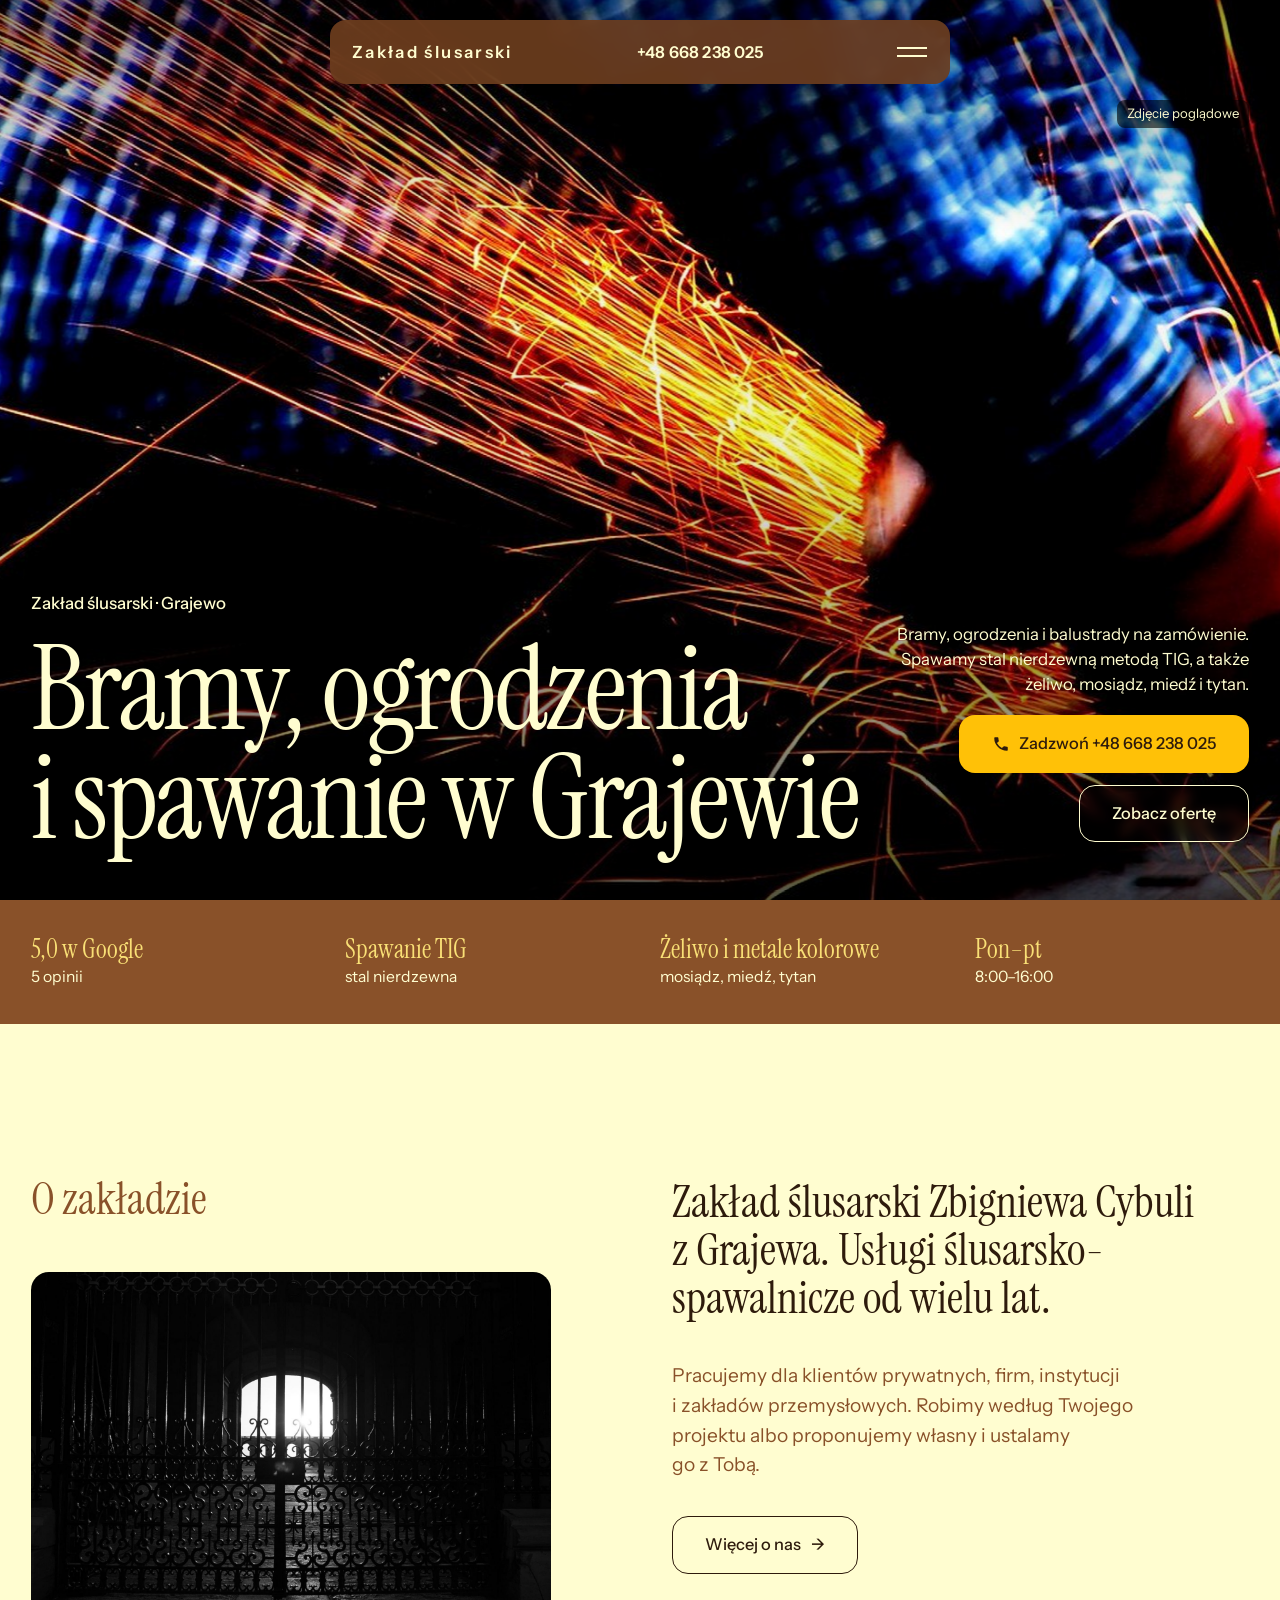
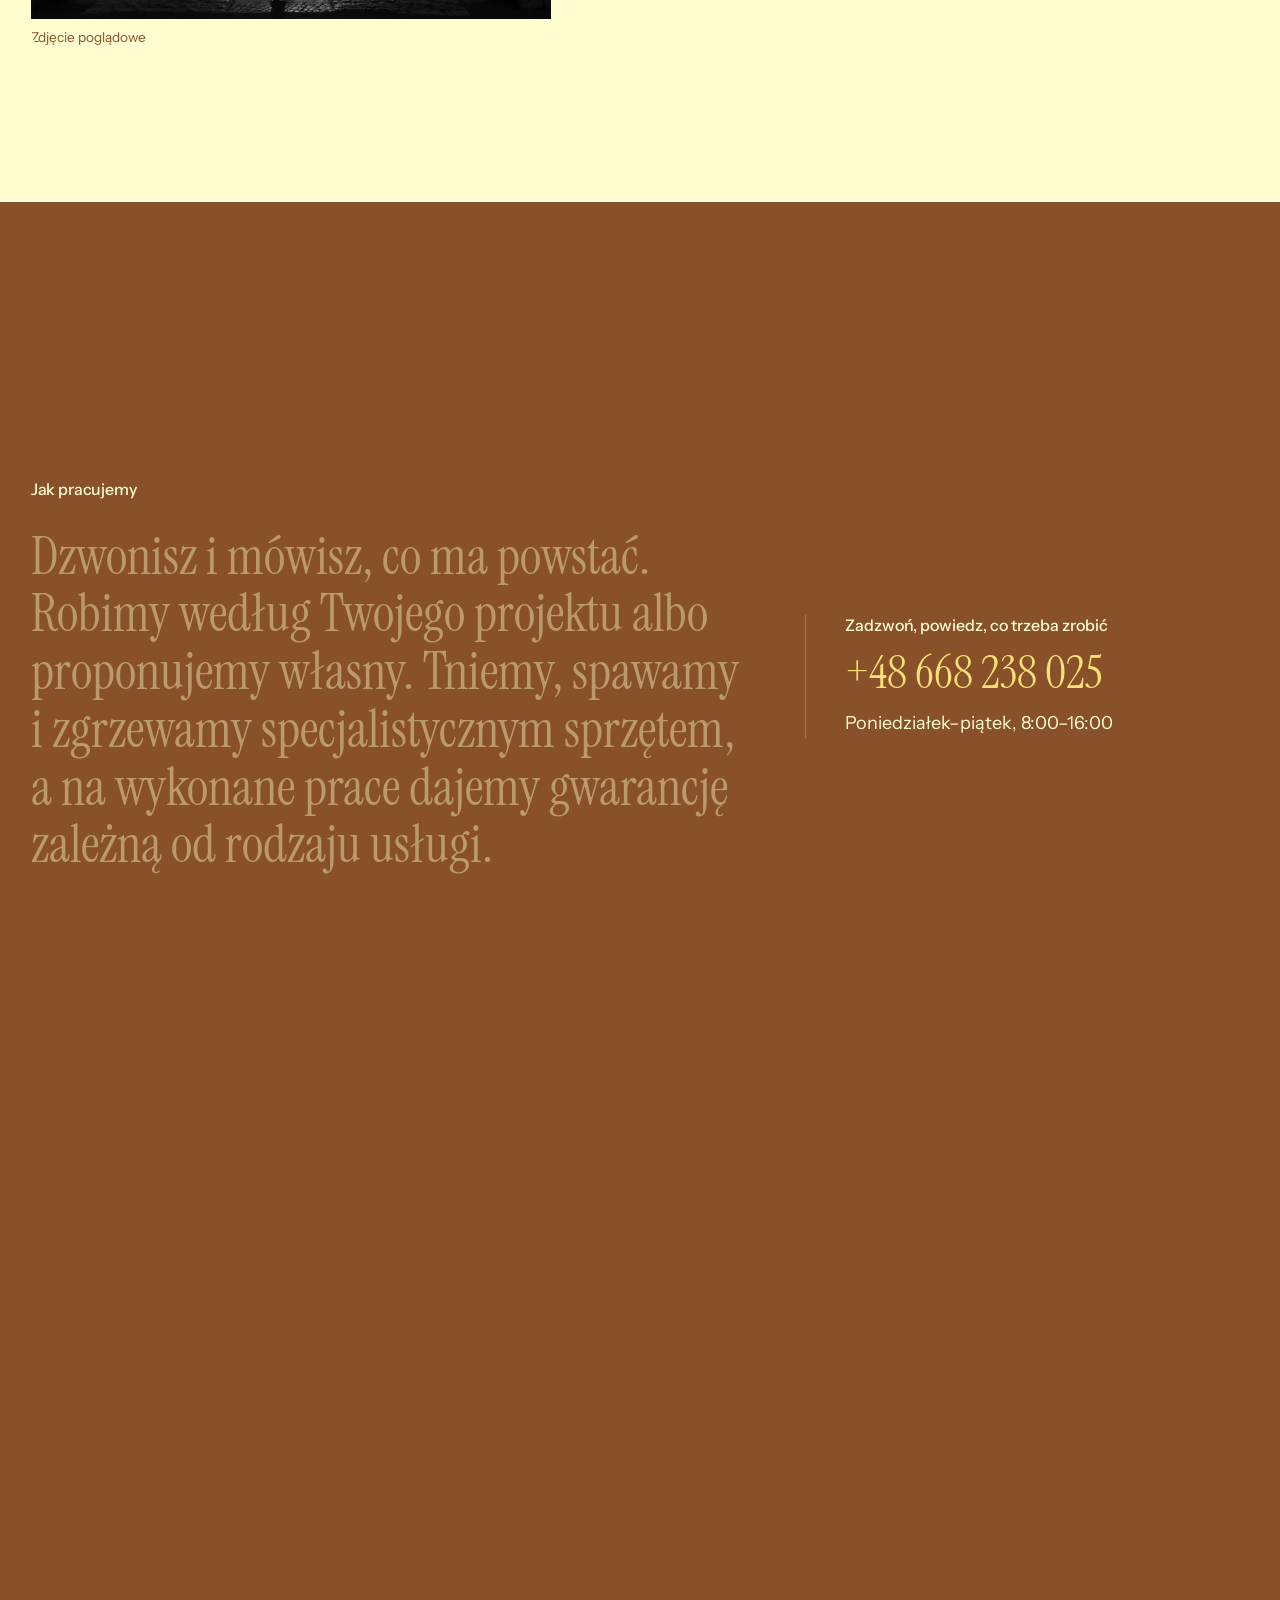
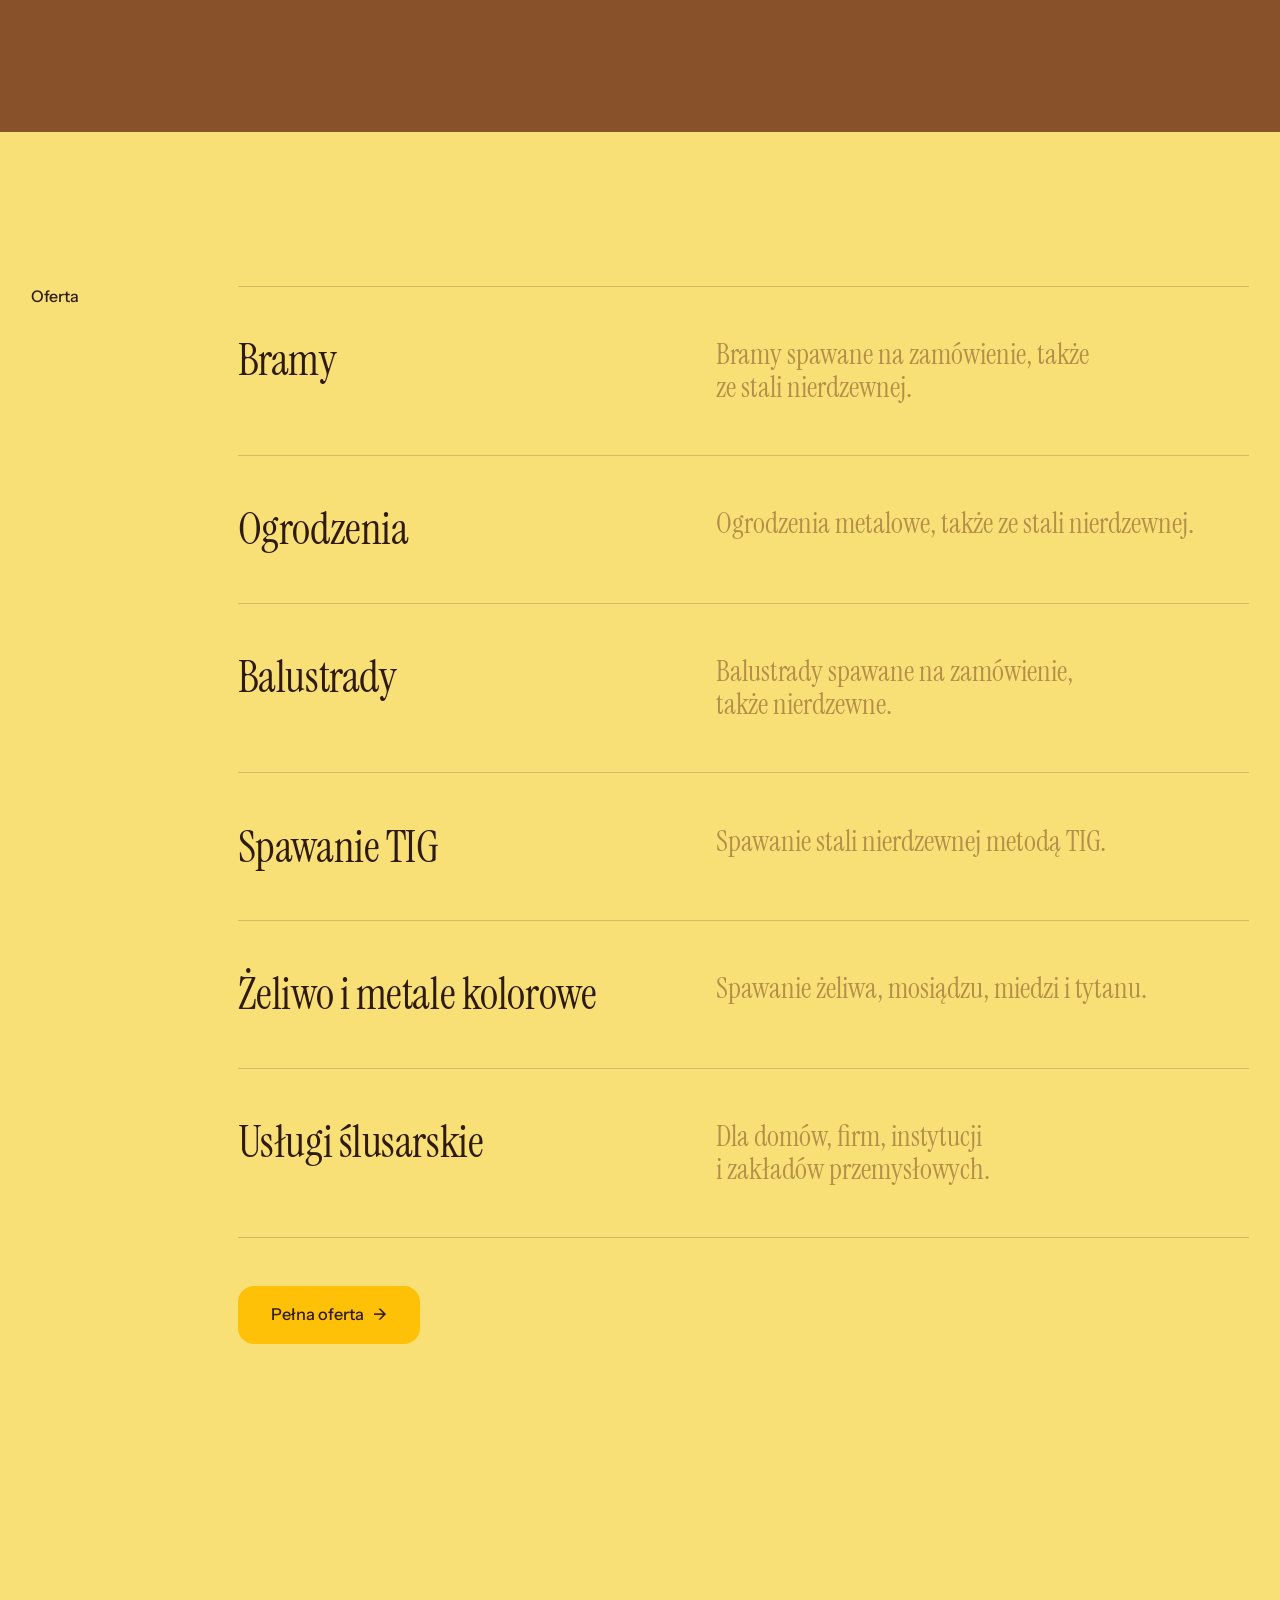
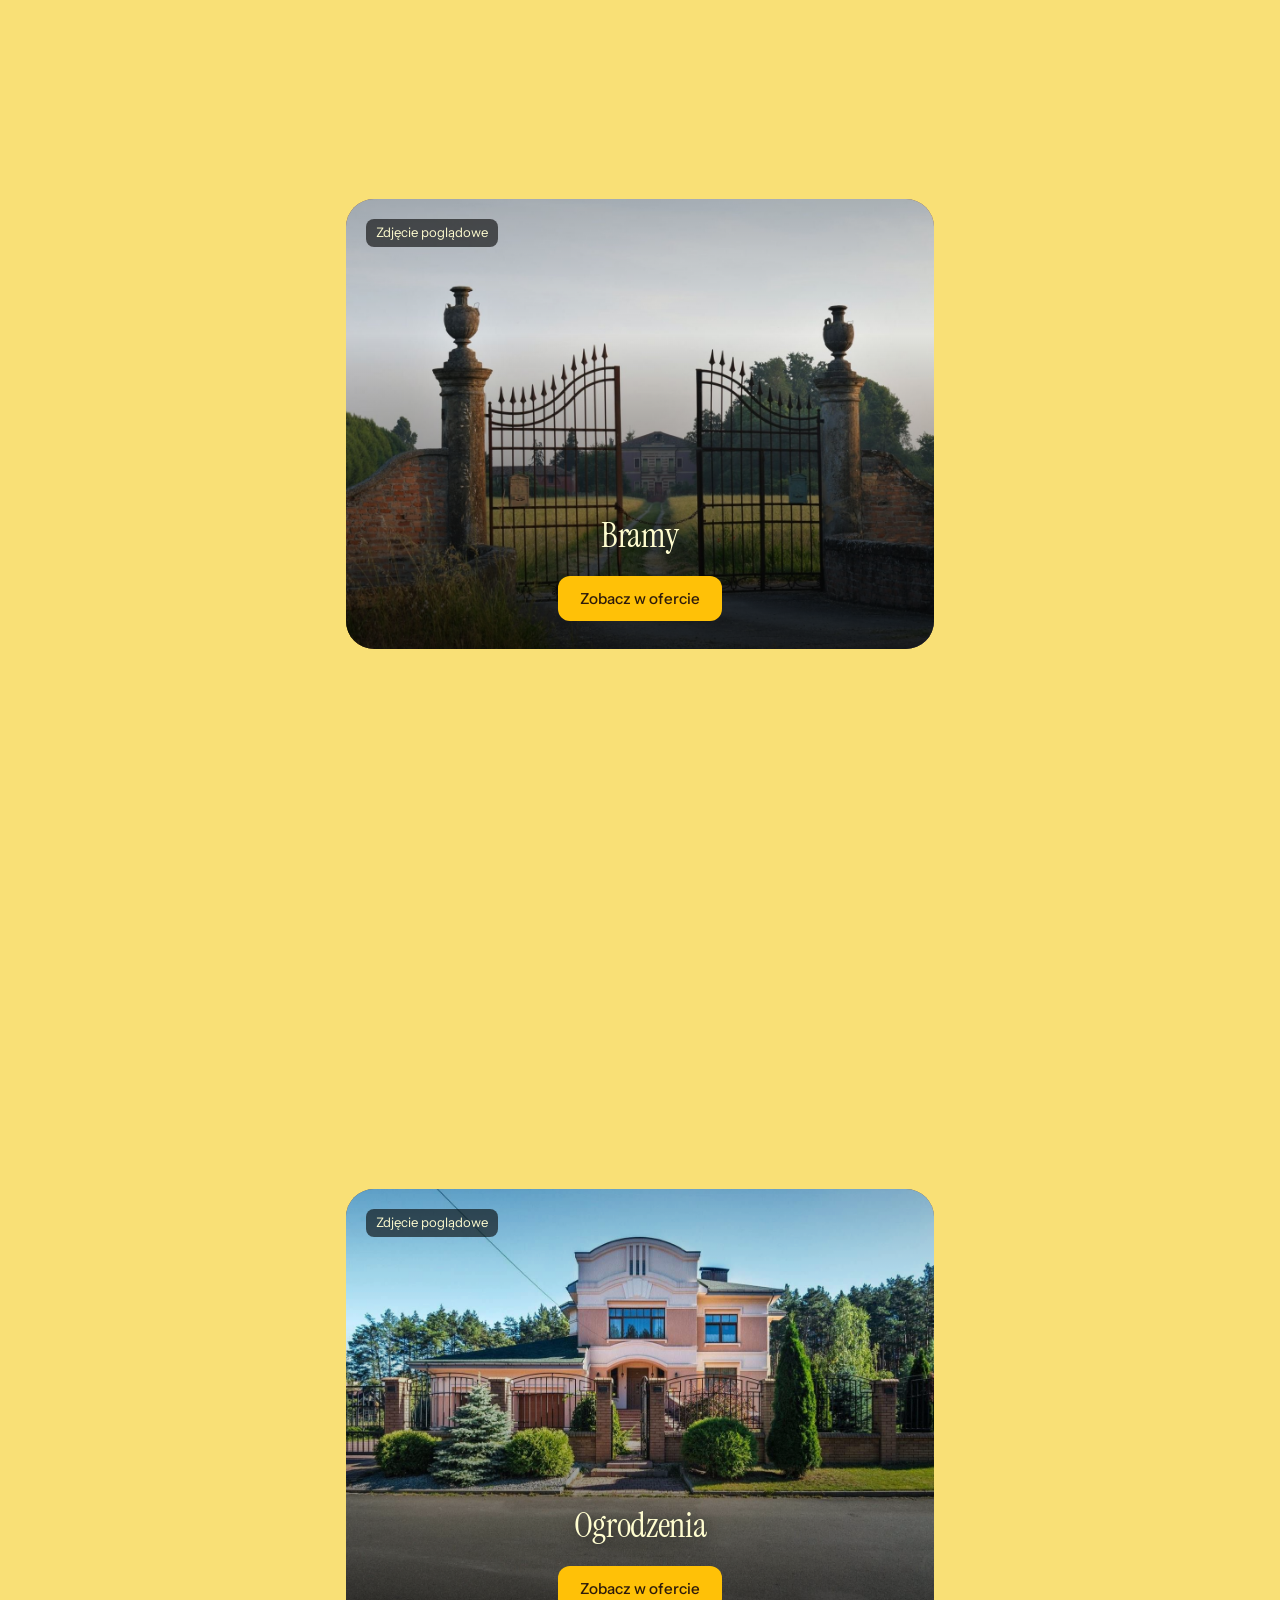
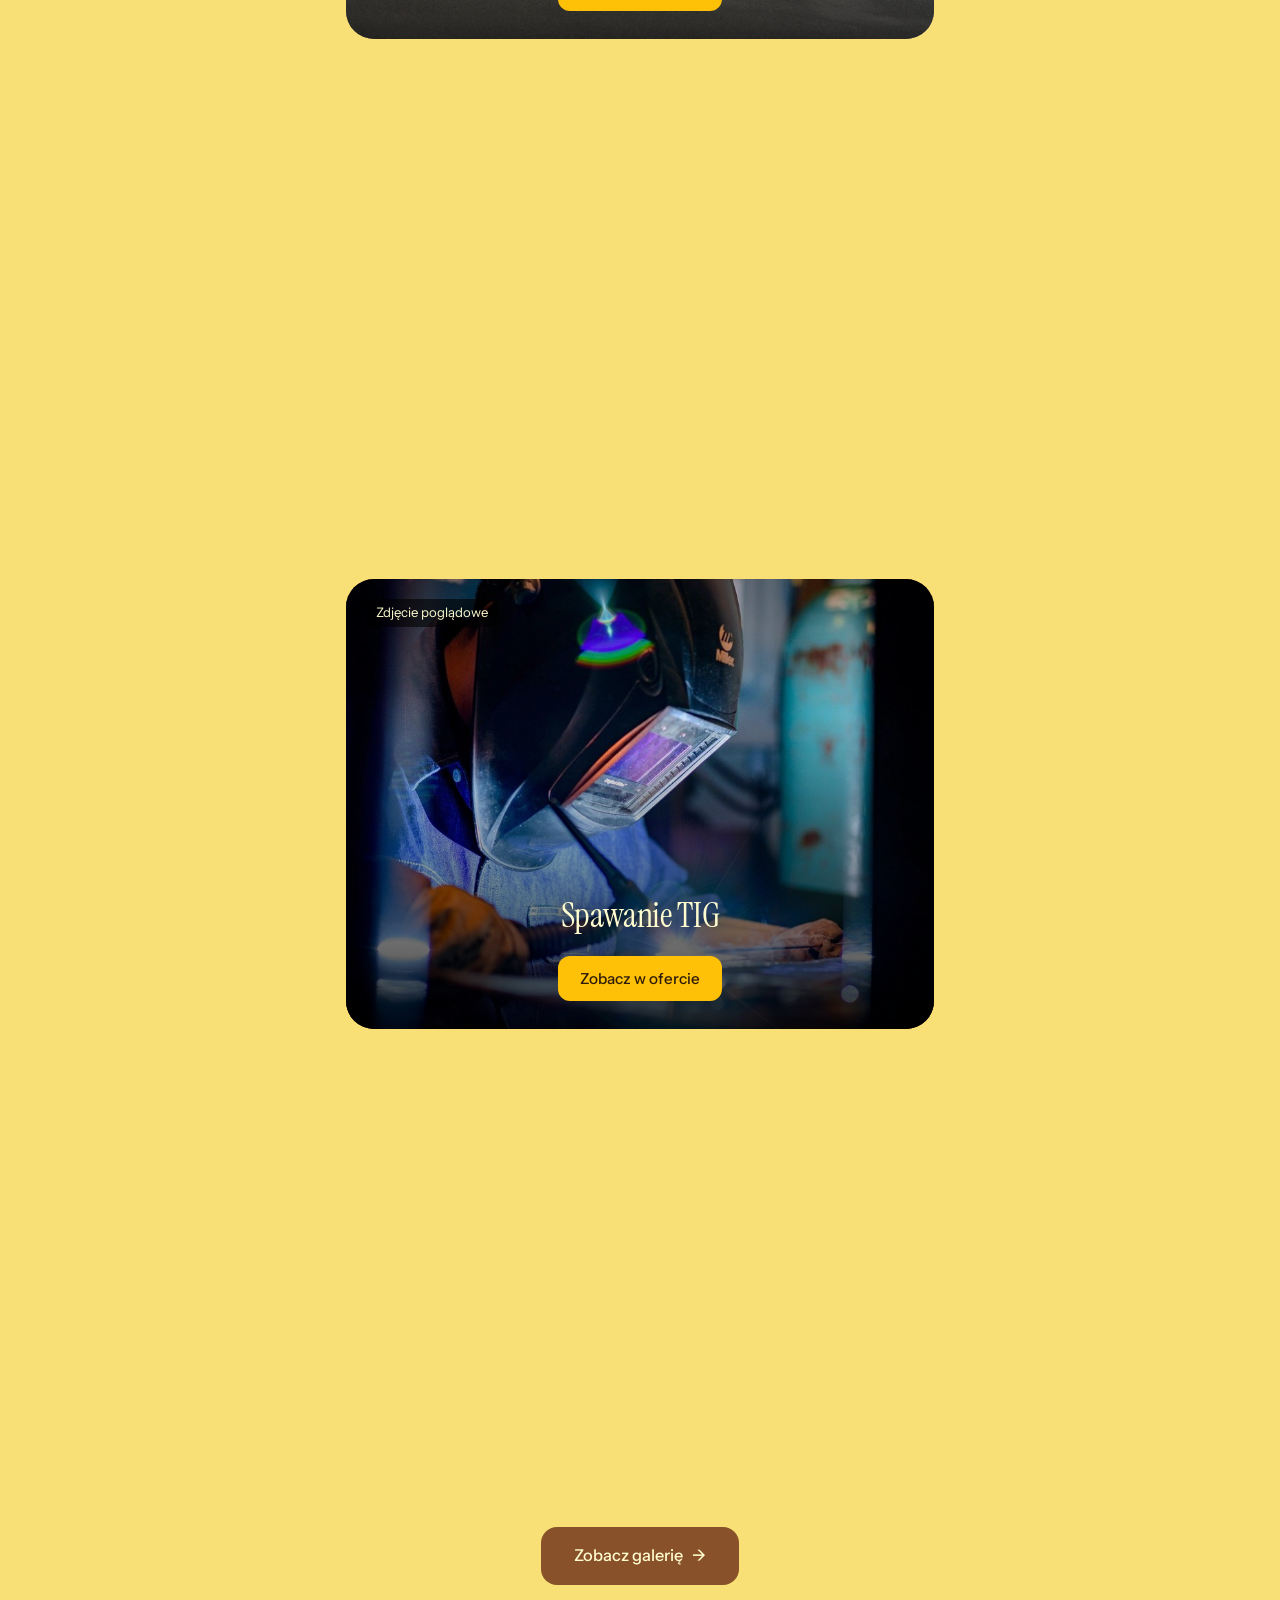
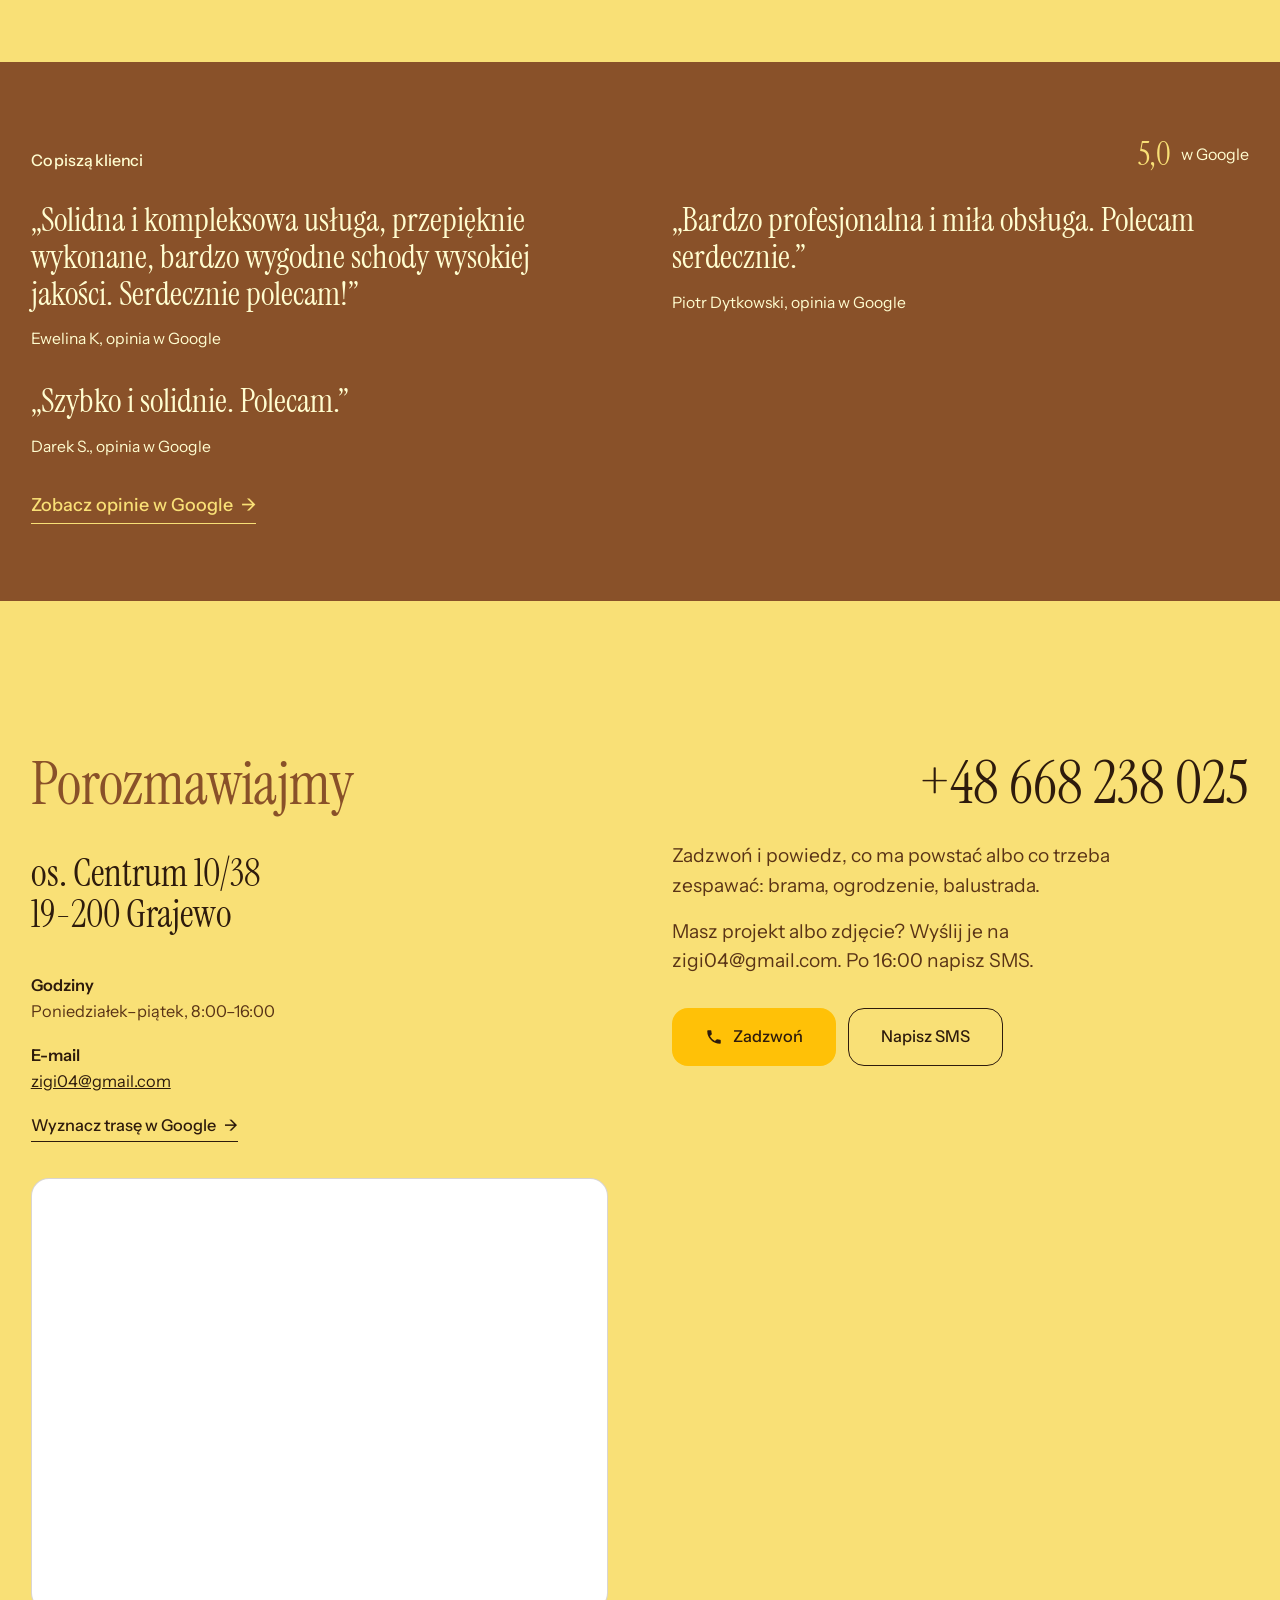
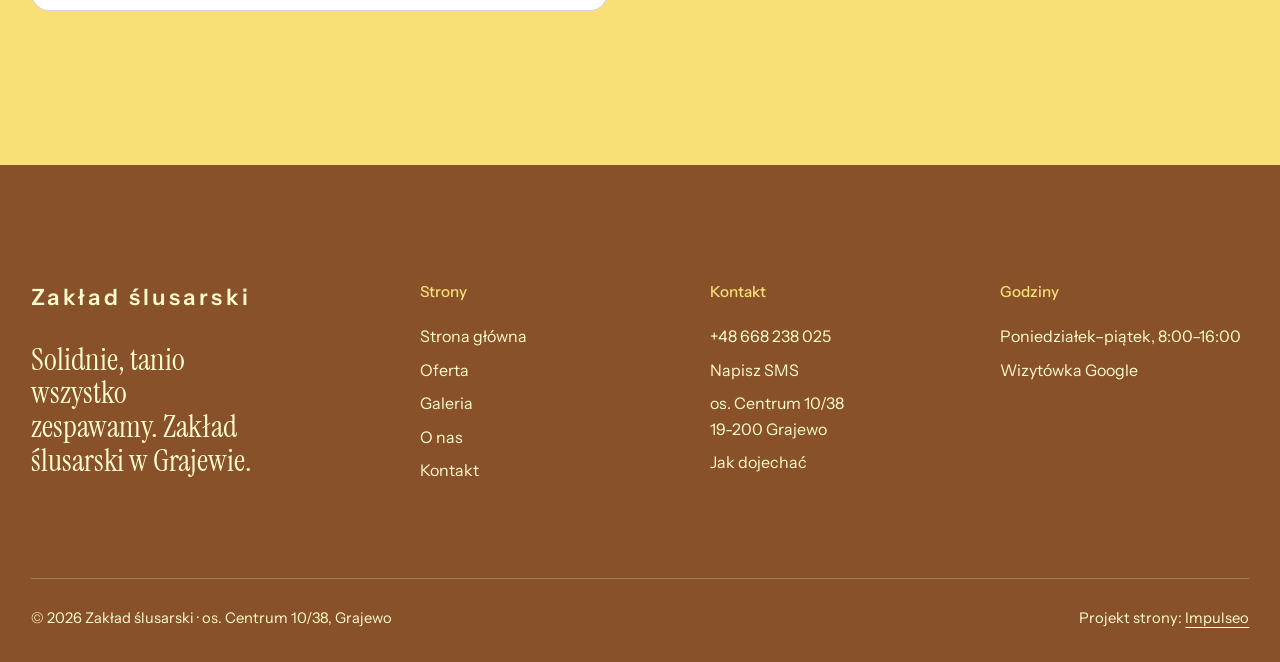
<file: index.html>
<!DOCTYPE html>
<html lang="pl">
<head>
<meta charset="UTF-8">
<meta name="viewport" content="width=device-width, initial-scale=1.0">
<title>Bramy, ogrodzenia, balustrady, spawanie TIG · Grajewo | Zakład ślusarski</title>
<meta name="description" content="Zakład ślusarski Zbigniewa Cybuli z Grajewa: bramy, ogrodzenia i balustrady, spawanie TIG stali nierdzewnej, spawanie żeliwa, mosiądzu, miedzi i tytanu. 5,0 w Google. Tel. 668 238 025.">
<link rel="canonical" href="https://impulseo-pl.github.io/zaklad-slusarski-grajewo/">
<meta name="robots" content="noindex, nofollow">
<meta name="theme-color" content="#895129">
<meta property="og:type" content="website">
<meta property="og:locale" content="pl_PL">
<meta property="og:site_name" content="Zakład ślusarski">
<meta property="og:title" content="Bramy, ogrodzenia, balustrady, spawanie TIG · Grajewo | Zakład ślusarski">
<meta property="og:description" content="Zakład ślusarski Zbigniewa Cybuli z Grajewa: bramy, ogrodzenia i balustrady, spawanie TIG stali nierdzewnej, spawanie żeliwa, mosiądzu, miedzi i tytanu. 5,0 w Google. Tel. 668 238 025.">
<meta property="og:url" content="https://impulseo-pl.github.io/zaklad-slusarski-grajewo/">
<meta property="og:image" content="https://impulseo-pl.github.io/zaklad-slusarski-grajewo/img/og.jpg">
<meta property="og:image:width" content="1200">
<meta property="og:image:height" content="630">
<meta name="twitter:card" content="summary_large_image">

<script type="application/ld+json">{"@context": "https://schema.org", "@type": "HomeAndConstructionBusiness", "name": "Zakład ślusarski Zbigniew Cybula", "url": "https://impulseo-pl.github.io/zaklad-slusarski-grajewo/", "telephone": "+48668238025", "email": "zigi04@gmail.com", "image": "https://impulseo-pl.github.io/zaklad-slusarski-grajewo/img/og.jpg", "address": {"@type": "PostalAddress", "streetAddress": "Osiedle Centrum 10/38", "postalCode": "19-200", "addressLocality": "Grajewo", "addressRegion": "podlaskie", "addressCountry": "PL"}, "openingHoursSpecification": [{"@type": "OpeningHoursSpecification", "dayOfWeek": ["Monday", "Tuesday", "Wednesday", "Thursday", "Friday"], "opens": "08:00", "closes": "16:00"}], "areaServed": "Województwo podlaskie", "sameAs": ["https://maps.google.com/?cid=11004695347550644042"]}</script>
<script>document.documentElement.classList.add('js')</script>
<link rel="preload" as="image" href="img/hero-iskry.jpg" fetchpriority="high">
<link rel="preconnect" href="https://fonts.googleapis.com">
<link rel="preconnect" href="https://fonts.gstatic.com" crossorigin>
<link href="https://fonts.googleapis.com/css2?family=Instrument+Sans:wght@400..600&family=Instrument+Serif&display=swap" rel="stylesheet">
<link rel="stylesheet" href="assets/styles.css?v=20261118c">
<style>:root{--bone:#FFFDD0;--bone-hi:#FFFFFF;--cacao:#895129;--bordeaux:#895129;--carmine:#FFC107;--brass:#F9E076;--ink:#2E1B0C;--ink-2:#895129;--on-dark:#FFFDD0;--on-dark-2:#FFFDD0;--line:rgba(46,27,12,.18);--line-dark:rgba(255,253,208,.24)}.btn-main{color:#2E1B0C}.btn-main:hover,.card:hover .btn{background:#895129;color:#FFFDD0}.btn-brass{background:#FFC107;color:#2E1B0C}.btn-brass:hover{background:#FFFDD0;color:#2E1B0C}.svc-row:hover h3,.big-phone:hover{color:#895129}.faq summary::after{color:#895129}:focus-visible{outline-color:#895129}#oferta,.sec.bone#kontakt,.cards{background:#F9E076}.cards .cards-foot .btn{background:#895129;color:#FFFDD0}.cards .cards-foot .btn:hover{background:#2E1B0C}#oferta .svc-row p{color:#6E3F1E}#kontakt .contact-meta,#kontakt .lead{color:#5A3416}.form input,.form textarea{background:#FFFDD0}.form input::placeholder,.form textarea::placeholder{color:rgba(110,63,30,.85)}.pill{background:rgba(110,63,30,.9)}.pill.solid{background:rgba(110,63,30,.97)}.burger:hover{background:rgba(255,253,208,.12)}.lb{background:rgba(30,18,8,.95)}.js .reveal-text .w{color:rgba(255,253,208,.42)}.card{background:#6E3F1E}.card::after{background:linear-gradient(180deg,rgba(0,0,0,.22) 0%,rgba(0,0,0,0) 30%,rgba(0,0,0,.78) 100%)}.card h3{color:#FFFDD0;text-shadow:0 2px 18px rgba(0,0,0,.7)}.btn-on-photo{background:rgba(0,0,0,.35)}.hero-cap,.card-cap,.phead-img .poglad{background:rgba(0,0,0,.6);color:#FFFDD0}.hero-img{object-position:50% 50%}@media (max-width:700px){.callbar{background:#6E3F1E}.pill-logo .word{display:inline;font-size:.95rem}}</style>
<script src="assets/lenis.min.js?v=1.1.20" defer></script>
<script src="assets/main.js?v=20261118c" defer></script>
</head>
<body>
<a class="skip" href="#tresc">Przejdź do treści</a>
<header class="pill">
  <a class="pill-logo" href="index.html" aria-label="Zakład ślusarski - strona główna"><span class="word">Zakład ślusarski</span></a>
  <a class="pill-phone" href="tel:+48668238025">+48 668 238 025</a>
  <button class="burger" type="button" aria-expanded="false" aria-controls="menu" aria-label="Otwórz menu"><i></i><i></i></button>
</header>
<div class="menu" id="menu" aria-hidden="true">
  <div class="menu-grid">
    <nav class="menu-links" aria-label="Menu główne">
      <a href="index.html" aria-current="page">Strona główna</a>
      <a href="oferta.html">Oferta</a>
      <a href="realizacje.html">Galeria</a>
      <a href="o-nas.html">O nas</a>
      <a href="kontakt.html">Kontakt</a>
    </nav>
    <div class="menu-side">
      <div><b>Telefon</b><a href="tel:+48668238025">+48 668 238 025</a></div>
      <div><b>Adres</b>os. Centrum 10/38, Grajewo</div>
      <div><b>Godziny</b>Poniedziałek–piątek, 8:00–16:00</div>
    </div>
  </div>
</div>
<main id="tresc">
<section class="hero">
  <img class="hero-img" src="img/hero-iskry.jpg" width="1600" height="1067" alt="Snop iskier przy szlifowaniu stali" fetchpriority="high"><span class="hero-cap">Zdjęcie poglądowe</span>
  <div class="hero-in">
    <div>
      <p class="hero-kicker">Zakład ślusarski · Grajewo</p>
      <h1>Bramy, ogrodzenia i&nbsp;spawanie w&nbsp;Grajewie</h1>
    </div>
    <div class="hero-side">
      <p>Bramy, ogrodzenia i&nbsp;balustrady na zamówienie. Spawamy stal nierdzewną metodą TIG, a&nbsp;także żeliwo, mosiądz, miedź i&nbsp;tytan.</p>
      <div class="btn-row">
        <a class="btn btn-main hero-call" href="tel:+48668238025"><svg class="ico" viewBox="0 0 24 24" fill="none" aria-hidden="true"><path d="M6.6 10.8a15.5 15.5 0 0 0 6.6 6.6l2.2-2.2a1 1 0 0 1 1-.24 11.4 11.4 0 0 0 3.6.58 1 1 0 0 1 1 1V20a1 1 0 0 1-1 1A17 17 0 0 1 3 4a1 1 0 0 1 1-1h3.5a1 1 0 0 1 1 1c0 1.25.2 2.45.57 3.57a1 1 0 0 1-.25 1L6.6 10.8Z" fill="currentColor"/></svg>Zadzwoń +48 668 238 025</a>
        <a class="btn btn-line btn-on-photo" href="oferta.html">Zobacz ofertę</a>
      </div>
    </div>
  </div>
</section>

<section class="facts cacao dark" aria-label="Najważniejsze informacje">
  <ul class="wrap facts-list">
    <li><b>5,0 w Google</b>5 opinii</li>
    <li><b>Spawanie TIG</b>stal nierdzewna</li>
    <li><b>Żeliwo i&nbsp;metale kolorowe</b>mosiądz, miedź, tytan</li>
    <li><b>Pon–pt</b>8:00–16:00</li>
  </ul>
</section>

<section class="sec bone" id="o-nas">
  <div class="wrap about">
    <div class="about-left up">
      <p class="label-serif">O&nbsp;zakładzie</p><figure class="about-fig"><img src="img/brama-kuta-ciemna.jpg" width="1600" height="1066" alt="Metalowa brama z&nbsp;ornamentem pod światło" loading="lazy"><figcaption class="poglad">Zdjęcie poglądowe</figcaption></figure>
    </div>
    <div class="about-right up">
      <p class="statement">Zakład ślusarski Zbigniewa Cybuli z&nbsp;Grajewa. Usługi ślusarsko-spawalnicze od&nbsp;wielu lat.</p>
      <p class="lead">Pracujemy dla klientów prywatnych, firm, instytucji i&nbsp;zakładów przemysłowych. Robimy według Twojego projektu albo proponujemy własny i&nbsp;ustalamy go z&nbsp;Tobą.</p>
      <div class="btn-row"><a class="btn btn-line" href="o-nas.html">Więcej o&nbsp;nas <span aria-hidden="true">→</span></a></div>
    </div>
  </div>
</section>

<section class="reveal-sec bordeaux dark" aria-labelledby="jak">
  <div class="reveal-stick">
    <div class="reveal-main">
      <h2 class="label" id="jak">Jak pracujemy</h2>
      <p class="reveal-text">Dzwonisz i&nbsp;mówisz, co ma powstać. Robimy według Twojego projektu albo proponujemy własny. Tniemy, spawamy i&nbsp;zgrzewamy specjalistycznym sprzętem, a&nbsp;na wykonane prace dajemy gwarancję zależną od rodzaju usługi.</p>
    </div>
    <aside class="reveal-aside">
      <p class="label">Zadzwoń, powiedz, co trzeba zrobić</p>
      <a class="reveal-phone" href="tel:+48668238025">+48 668 238 025</a>
      <p>Poniedziałek–piątek, 8:00–16:00</p>
    </aside>
  </div>
</section>

<section class="sec bone" id="oferta">
  <div class="wrap svc">
    <h2 class="label">Oferta</h2>
    <div>
      <div class="svc-list">
      <a class="svc-row" href="oferta.html#bramy"><h3>Bramy</h3><p>Bramy spawane na zamówienie, także ze&nbsp;stali nierdzewnej.</p></a>
      <a class="svc-row" href="oferta.html#ogrodzenia"><h3>Ogrodzenia</h3><p>Ogrodzenia metalowe, także ze&nbsp;stali nierdzewnej.</p></a>
      <a class="svc-row" href="oferta.html#balustrady"><h3>Balustrady</h3><p>Balustrady spawane na zamówienie, także nierdzewne.</p></a>
      <a class="svc-row" href="oferta.html#tig"><h3>Spawanie TIG</h3><p>Spawanie stali nierdzewnej metodą TIG.</p></a>
      <a class="svc-row" href="oferta.html#metale"><h3>Żeliwo i&nbsp;metale kolorowe</h3><p>Spawanie żeliwa, mosiądzu, miedzi i&nbsp;tytanu.</p></a>
      <a class="svc-row" href="oferta.html#slusarskie"><h3>Usługi ślusarskie</h3><p>Dla domów, firm, instytucji i&nbsp;zakładów przemysłowych.</p></a>
      </div>
      <div class="svc-foot"><a class="btn btn-main" href="oferta.html">Pełna oferta <span aria-hidden="true">→</span></a></div>
    </div>
  </div>
</section>

<section class="cards cacao dark" aria-label="Realizacje">
  <div class="card-wrap"><div class="card-stick">
    <a class="card" href="oferta.html#bramy"><img src="img/brama-kuta.jpg" width="1600" height="1066" alt="Dwuskrzydłowa metalowa brama między murowanymi słupami" decoding="async"><span class="card-cap">Zdjęcie poglądowe</span><span class="card-in"><h3>Bramy</h3><span class="btn btn-main btn-sm">Zobacz w&nbsp;ofercie</span></span></a>
  </div></div>
  <div class="card-wrap"><div class="card-stick">
    <a class="card" href="oferta.html#ogrodzenia"><img src="img/ogrodzenie-dom.jpg" width="1600" height="1068" alt="Metalowe ogrodzenie z&nbsp;bramą przed domem" loading="lazy" decoding="async"><span class="card-cap">Zdjęcie poglądowe</span><span class="card-in"><h3>Ogrodzenia</h3><span class="btn btn-main btn-sm">Zobacz w&nbsp;ofercie</span></span></a>
  </div></div>
  <div class="card-wrap"><div class="card-stick">
    <a class="card" href="oferta.html#tig"><img src="img/tig.jpg" width="1024" height="681" alt="Spawanie metodą TIG w&nbsp;przyłbicy" loading="lazy" decoding="async"><span class="card-cap">Zdjęcie poglądowe</span><span class="card-in"><h3>Spawanie TIG</h3><span class="btn btn-main btn-sm">Zobacz w&nbsp;ofercie</span></span></a>
  </div></div>
  <div class="wrap cards-foot"><a class="btn btn-brass" href="realizacje.html">Zobacz galerię <span aria-hidden="true">→</span></a></div>
</section>


<section class="bordeaux dark opinie-mini" id="opinie">
  <div class="wrap">
    <div class="quotes-head" style="margin-bottom:32px">
      <h2 class="label">Co piszą klienci</h2>
      <a class="rating" href="https://maps.google.com/?cid=11004695347550644042" target="_blank" rel="noopener"><b>5,0</b><span>w&nbsp;Google</span></a>
    </div>
    <div class="quotes-two">
      <figure class="quote-mini"><blockquote>„Solidna i&nbsp;kompleksowa usługa, przepięknie wykonane, bardzo wygodne schody wysokiej jakości. Serdecznie polecam!”</blockquote><figcaption>Ewelina K, opinia w&nbsp;Google</figcaption></figure>
      <figure class="quote-mini"><blockquote>„Bardzo profesjonalna i&nbsp;miła obsługa. Polecam serdecznie.”</blockquote><figcaption>Piotr Dytkowski, opinia w&nbsp;Google</figcaption></figure>
      <figure class="quote-mini"><blockquote>„Szybko i&nbsp;solidnie. Polecam.”</blockquote><figcaption>Darek S., opinia w&nbsp;Google</figcaption></figure>
    </div>
    <p style="margin-top:32px"><a class="link" href="https://maps.google.com/?cid=11004695347550644042" target="_blank" rel="noopener">Zobacz opinie w&nbsp;Google <span aria-hidden="true">→</span></a></p>
  </div>
</section>

<section class="sec bone" id="kontakt">
  <div class="wrap contact">
    <div class="up">
      <h2>Porozmawiajmy</h2>
      <p class="big-addr">os. Centrum 10/38<br>19-200 Grajewo</p>
      <div class="contact-meta">
        <p><b>Godziny</b>Poniedziałek–piątek, 8:00–16:00</p>
        <p><b>E-mail</b><a href="mailto:zigi04@gmail.com">zigi04@gmail.com</a></p>
        <p><a class="link" href="https://maps.google.com/?cid=11004695347550644042" target="_blank" rel="noopener">Wyznacz trasę w&nbsp;Google <span aria-hidden="true">→</span></a></p>
      </div>
      <div class="map"><iframe src="https://maps.google.com/maps?q=%C5%9Alusarz%20Spawacz%20Cybula%2C%20Osiedle%20Centrum%2010%2C%2019-200%20Grajewo&z=15&output=embed" title="Mapa dojazdu, os. Centrum 10/38, Grajewo" loading="lazy" referrerpolicy="no-referrer-when-downgrade"></iframe></div>
    </div>
    <div class="contact-right up" id="formularz">
      <a class="big-phone" href="tel:+48668238025">+48 668 238 025</a>
      <p class="lead">Zadzwoń i&nbsp;powiedz, co ma powstać albo co trzeba zespawać: brama, ogrodzenie, balustrada.</p>
      <p class="lead" style="margin-top:16px">Masz projekt albo zdjęcie? Wyślij je na zigi04@gmail.com. Po&nbsp;16:00 napisz SMS.</p>
      <div class="contact-cta">
        <a class="btn btn-main" href="tel:+48668238025"><svg class="ico" viewBox="0 0 24 24" fill="none" aria-hidden="true"><path d="M6.6 10.8a15.5 15.5 0 0 0 6.6 6.6l2.2-2.2a1 1 0 0 1 1-.24 11.4 11.4 0 0 0 3.6.58 1 1 0 0 1 1 1V20a1 1 0 0 1-1 1A17 17 0 0 1 3 4a1 1 0 0 1 1-1h3.5a1 1 0 0 1 1 1c0 1.25.2 2.45.57 3.57a1 1 0 0 1-.25 1L6.6 10.8Z" fill="currentColor"/></svg>Zadzwoń</a>
        <a class="btn btn-line" href="sms:+48668238025?body=Dzie%C5%84%20dobry%2C%20pytam%20o%3A%20%28brama%2Fogrodzenie%2Fbalustrada%2Fspawanie%29.%20Wymiary%20i%20miejscowo%C5%9B%C4%87%3A%20...">Napisz SMS</a>
      </div>
    </div>
  </div>
</section>
</main>
<footer class="foot dark">
  <div class="wrap">
    <div class="foot-top">
      <div>
        <a class="foot-logo" href="index.html" aria-label="Zakład ślusarski - strona główna"><span class="word">Zakład ślusarski</span></a>
        <p class="foot-claim">Solidnie, tanio wszystko zespawamy. Zakład ślusarski w&nbsp;Grajewie.</p>
      </div>
      <div><h4>Strony</h4><ul><li><a href="index.html">Strona główna</a></li><li><a href="oferta.html">Oferta</a></li><li><a href="realizacje.html">Galeria</a></li><li><a href="o-nas.html">O nas</a></li><li><a href="kontakt.html">Kontakt</a></li></ul></div>
      <div><h4>Kontakt</h4><ul>
        <li><a href="tel:+48668238025">+48 668 238 025</a></li><li><a href="sms:+48668238025?body=Dzie%C5%84%20dobry%2C%20pytam%20o%3A%20%28brama%2Fogrodzenie%2Fbalustrada%2Fspawanie%29.%20Wymiary%20i%20miejscowo%C5%9B%C4%87%3A%20...">Napisz SMS</a></li><li>os. Centrum 10/38<br>19-200 Grajewo</li><li><a href="https://maps.google.com/?cid=11004695347550644042" target="_blank" rel="noopener">Jak dojechać</a></li>
      </ul></div>
      <div><h4>Godziny</h4><ul>
        <li>Poniedziałek–piątek, 8:00–16:00</li><li><a href="https://maps.google.com/?cid=11004695347550644042" target="_blank" rel="noopener">Wizytówka Google</a></li>
      </ul></div>
    </div>
    <div class="foot-bottom">
      <span>© 2026 Zakład ślusarski · os. Centrum 10/38, Grajewo</span>
      <span>Projekt strony: <a href="https://impulseo.pl" target="_blank" rel="noopener">Impulseo</a></span>
    </div>
  </div>
</footer>
<div class="callbar">
  <a class="btn btn-main" href="tel:+48668238025"><svg class="ico" viewBox="0 0 24 24" fill="none" aria-hidden="true"><path d="M6.6 10.8a15.5 15.5 0 0 0 6.6 6.6l2.2-2.2a1 1 0 0 1 1-.24 11.4 11.4 0 0 0 3.6.58 1 1 0 0 1 1 1V20a1 1 0 0 1-1 1A17 17 0 0 1 3 4a1 1 0 0 1 1-1h3.5a1 1 0 0 1 1 1c0 1.25.2 2.45.57 3.57a1 1 0 0 1-.25 1L6.6 10.8Z" fill="currentColor"/></svg>Zadzwoń</a>
  <a class="btn btn-line" href="sms:+48668238025?body=Dzie%C5%84%20dobry%2C%20pytam%20o%3A%20%28brama%2Fogrodzenie%2Fbalustrada%2Fspawanie%29.%20Wymiary%20i%20miejscowo%C5%9B%C4%87%3A%20...">Napisz SMS</a>
</div>
</body>
</html>
</file>
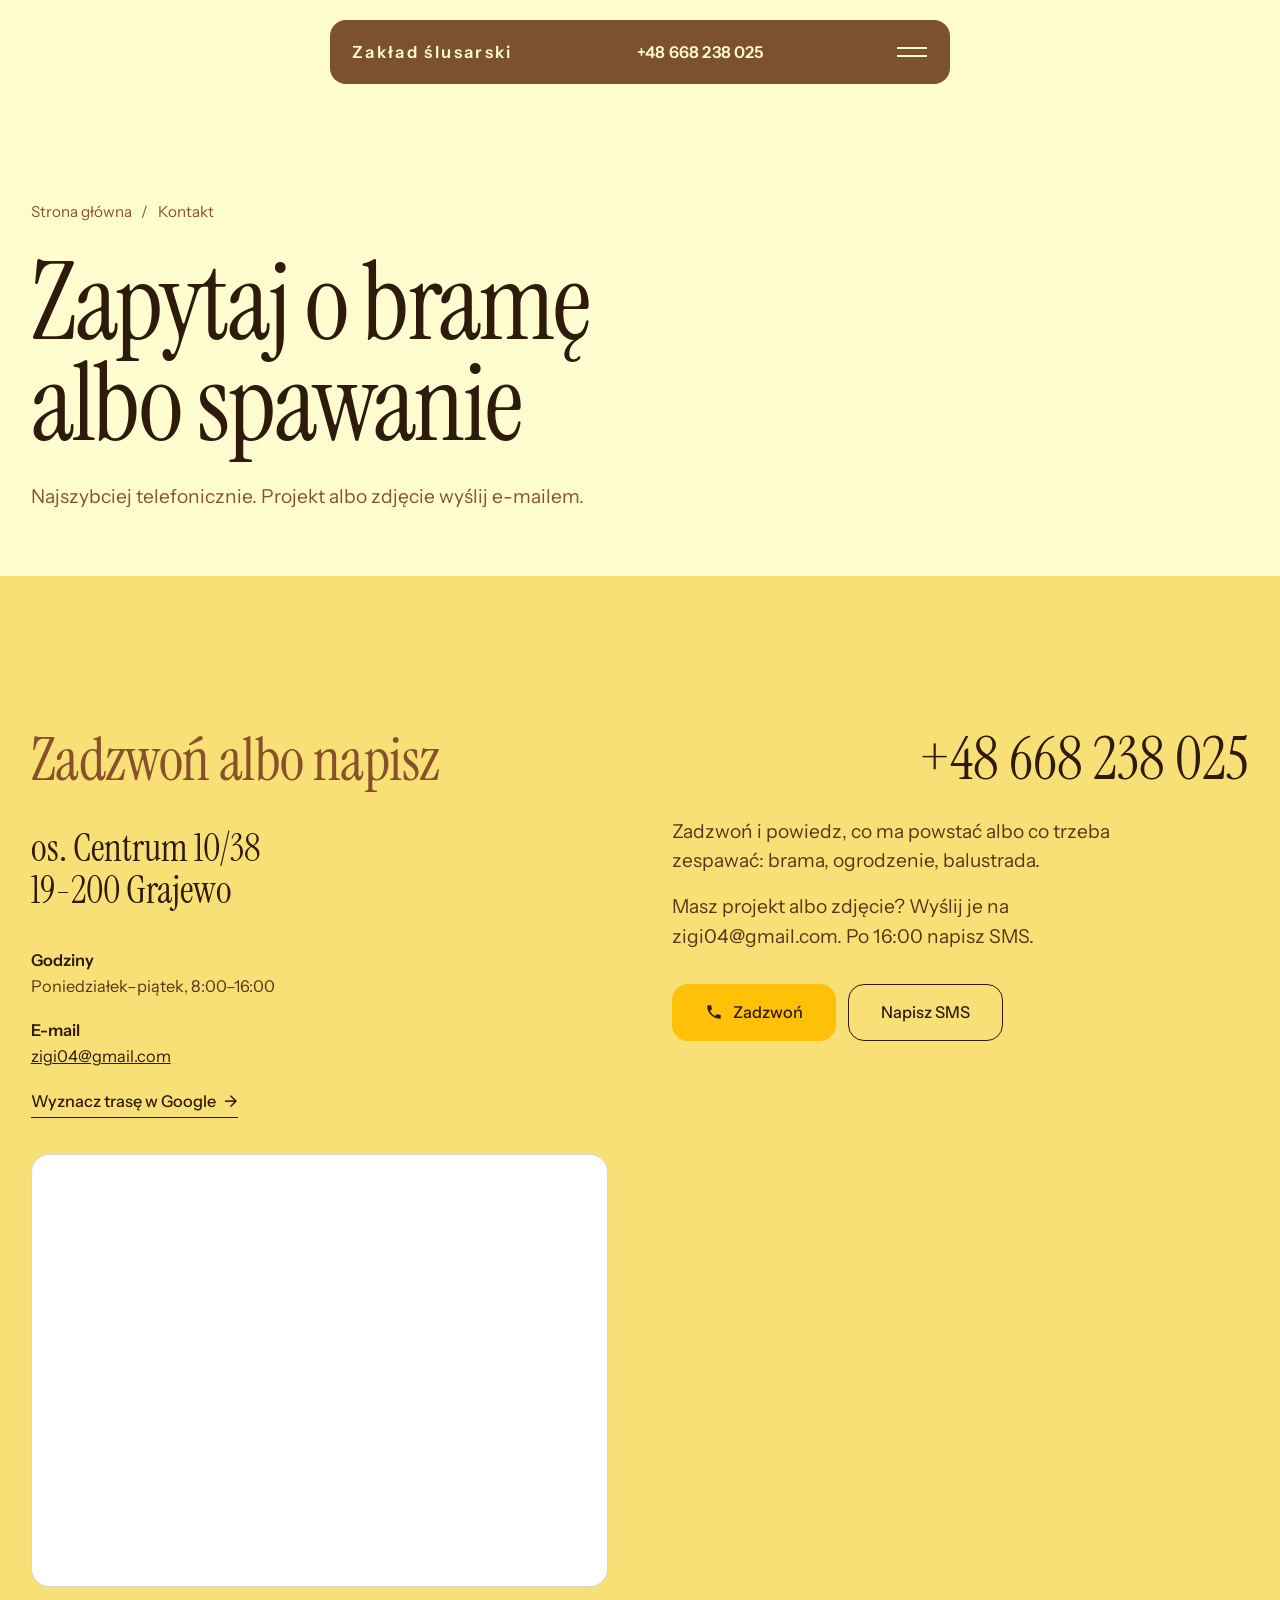
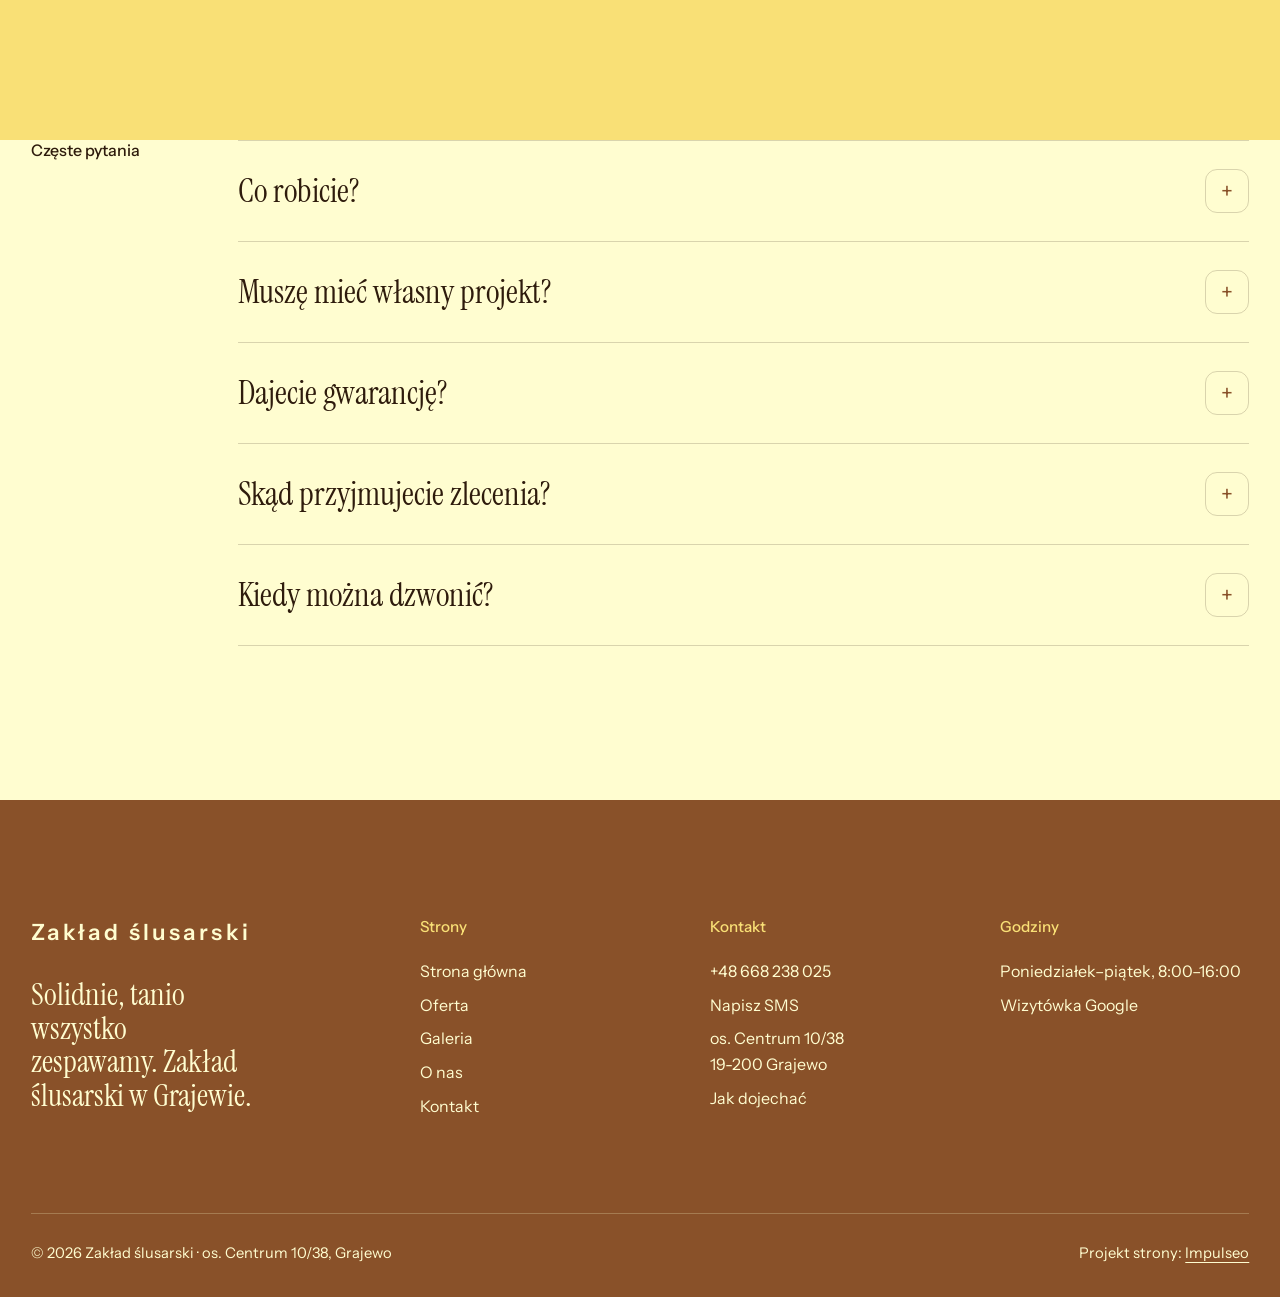
<file: kontakt.html>
<!DOCTYPE html>
<html lang="pl">
<head>
<meta charset="UTF-8">
<meta name="viewport" content="width=device-width, initial-scale=1.0">
<title>Kontakt · Zakład ślusarski, os. Centrum 10/38, Grajewo</title>
<meta name="description" content="Kontakt: zakład ślusarski Zbigniew Cybula, os. Centrum 10/38, 19-200 Grajewo, tel. 668 238 025, zigi04@gmail.com. Poniedziałek–piątek 8–16.">
<link rel="canonical" href="https://impulseo-pl.github.io/zaklad-slusarski-grajewo/kontakt.html">
<meta name="robots" content="noindex, nofollow">
<meta name="theme-color" content="#895129">
<meta property="og:type" content="website">
<meta property="og:locale" content="pl_PL">
<meta property="og:site_name" content="Zakład ślusarski">
<meta property="og:title" content="Kontakt · Zakład ślusarski, os. Centrum 10/38, Grajewo">
<meta property="og:description" content="Kontakt: zakład ślusarski Zbigniew Cybula, os. Centrum 10/38, 19-200 Grajewo, tel. 668 238 025, zigi04@gmail.com. Poniedziałek–piątek 8–16.">
<meta property="og:url" content="https://impulseo-pl.github.io/zaklad-slusarski-grajewo/kontakt.html">
<meta property="og:image" content="https://impulseo-pl.github.io/zaklad-slusarski-grajewo/img/og.jpg">
<meta property="og:image:width" content="1200">
<meta property="og:image:height" content="630">
<meta name="twitter:card" content="summary_large_image">

<script type="application/ld+json">{"@context": "https://schema.org", "@type": "HomeAndConstructionBusiness", "name": "Zakład ślusarski Zbigniew Cybula", "url": "https://impulseo-pl.github.io/zaklad-slusarski-grajewo/", "telephone": "+48668238025", "email": "zigi04@gmail.com", "image": "https://impulseo-pl.github.io/zaklad-slusarski-grajewo/img/og.jpg", "address": {"@type": "PostalAddress", "streetAddress": "Osiedle Centrum 10/38", "postalCode": "19-200", "addressLocality": "Grajewo", "addressRegion": "podlaskie", "addressCountry": "PL"}, "openingHoursSpecification": [{"@type": "OpeningHoursSpecification", "dayOfWeek": ["Monday", "Tuesday", "Wednesday", "Thursday", "Friday"], "opens": "08:00", "closes": "16:00"}], "areaServed": "Województwo podlaskie", "sameAs": ["https://maps.google.com/?cid=11004695347550644042"]}</script>
<script>document.documentElement.classList.add('js')</script>
<link rel="preconnect" href="https://fonts.googleapis.com">
<link rel="preconnect" href="https://fonts.gstatic.com" crossorigin>
<link href="https://fonts.googleapis.com/css2?family=Instrument+Sans:wght@400..600&family=Instrument+Serif&display=swap" rel="stylesheet">
<link rel="stylesheet" href="assets/styles.css?v=20261118c">
<style>:root{--bone:#FFFDD0;--bone-hi:#FFFFFF;--cacao:#895129;--bordeaux:#895129;--carmine:#FFC107;--brass:#F9E076;--ink:#2E1B0C;--ink-2:#895129;--on-dark:#FFFDD0;--on-dark-2:#FFFDD0;--line:rgba(46,27,12,.18);--line-dark:rgba(255,253,208,.24)}.btn-main{color:#2E1B0C}.btn-main:hover,.card:hover .btn{background:#895129;color:#FFFDD0}.btn-brass{background:#FFC107;color:#2E1B0C}.btn-brass:hover{background:#FFFDD0;color:#2E1B0C}.svc-row:hover h3,.big-phone:hover{color:#895129}.faq summary::after{color:#895129}:focus-visible{outline-color:#895129}#oferta,.sec.bone#kontakt,.cards{background:#F9E076}.cards .cards-foot .btn{background:#895129;color:#FFFDD0}.cards .cards-foot .btn:hover{background:#2E1B0C}#oferta .svc-row p{color:#6E3F1E}#kontakt .contact-meta,#kontakt .lead{color:#5A3416}.form input,.form textarea{background:#FFFDD0}.form input::placeholder,.form textarea::placeholder{color:rgba(110,63,30,.85)}.pill{background:rgba(110,63,30,.9)}.pill.solid{background:rgba(110,63,30,.97)}.burger:hover{background:rgba(255,253,208,.12)}.lb{background:rgba(30,18,8,.95)}.js .reveal-text .w{color:rgba(255,253,208,.42)}.card{background:#6E3F1E}.card::after{background:linear-gradient(180deg,rgba(0,0,0,.22) 0%,rgba(0,0,0,0) 30%,rgba(0,0,0,.78) 100%)}.card h3{color:#FFFDD0;text-shadow:0 2px 18px rgba(0,0,0,.7)}.btn-on-photo{background:rgba(0,0,0,.35)}.hero-cap,.card-cap,.phead-img .poglad{background:rgba(0,0,0,.6);color:#FFFDD0}.hero-img{object-position:50% 50%}@media (max-width:700px){.callbar{background:#6E3F1E}.pill-logo .word{display:inline;font-size:.95rem}}</style>
<script src="assets/lenis.min.js?v=1.1.20" defer></script>
<script src="assets/main.js?v=20261118c" defer></script>
</head>
<body>
<a class="skip" href="#tresc">Przejdź do treści</a>
<header class="pill">
  <a class="pill-logo" href="index.html" aria-label="Zakład ślusarski - strona główna"><span class="word">Zakład ślusarski</span></a>
  <a class="pill-phone" href="tel:+48668238025">+48 668 238 025</a>
  <button class="burger" type="button" aria-expanded="false" aria-controls="menu" aria-label="Otwórz menu"><i></i><i></i></button>
</header>
<div class="menu" id="menu" aria-hidden="true">
  <div class="menu-grid">
    <nav class="menu-links" aria-label="Menu główne">
      <a href="index.html">Strona główna</a>
      <a href="oferta.html">Oferta</a>
      <a href="realizacje.html">Galeria</a>
      <a href="o-nas.html">O nas</a>
      <a href="kontakt.html" aria-current="page">Kontakt</a>
    </nav>
    <div class="menu-side">
      <div><b>Telefon</b><a href="tel:+48668238025">+48 668 238 025</a></div>
      <div><b>Adres</b>os. Centrum 10/38, Grajewo</div>
      <div><b>Godziny</b>Poniedziałek–piątek, 8:00–16:00</div>
    </div>
  </div>
</div>
<main id="tresc">
<section class="phead bone">
  <div class="wrap">
    <nav class="crumbs" aria-label="Okruszki"><a href="index.html">Strona główna</a><span aria-hidden="true">/</span><span aria-current="page">Kontakt</span></nav>
    <h1>Zapytaj o&nbsp;bramę albo spawanie</h1>
    <p class="lead">Najszybciej telefonicznie. Projekt albo zdjęcie wyślij e-mailem.</p>
  </div>
</section>
<section class="sec bone" id="kontakt">
  <div class="wrap contact">
    <div class="up">
      <h2>Zadzwoń albo napisz</h2>
      <p class="big-addr">os. Centrum 10/38<br>19-200 Grajewo</p>
      <div class="contact-meta">
        <p><b>Godziny</b>Poniedziałek–piątek, 8:00–16:00</p>
        <p><b>E-mail</b><a href="mailto:zigi04@gmail.com">zigi04@gmail.com</a></p>
        <p><a class="link" href="https://maps.google.com/?cid=11004695347550644042" target="_blank" rel="noopener">Wyznacz trasę w&nbsp;Google <span aria-hidden="true">→</span></a></p>
      </div>
      <div class="map"><iframe src="https://maps.google.com/maps?q=%C5%9Alusarz%20Spawacz%20Cybula%2C%20Osiedle%20Centrum%2010%2C%2019-200%20Grajewo&z=15&output=embed" title="Mapa dojazdu, os. Centrum 10/38, Grajewo" loading="lazy" referrerpolicy="no-referrer-when-downgrade"></iframe></div>
    </div>
    <div class="contact-right up" id="formularz">
      <a class="big-phone" href="tel:+48668238025">+48 668 238 025</a>
      <p class="lead">Zadzwoń i&nbsp;powiedz, co ma powstać albo co trzeba zespawać: brama, ogrodzenie, balustrada.</p>
      <p class="lead" style="margin-top:16px">Masz projekt albo zdjęcie? Wyślij je na zigi04@gmail.com. Po&nbsp;16:00 napisz SMS.</p>
      <div class="contact-cta">
        <a class="btn btn-main" href="tel:+48668238025"><svg class="ico" viewBox="0 0 24 24" fill="none" aria-hidden="true"><path d="M6.6 10.8a15.5 15.5 0 0 0 6.6 6.6l2.2-2.2a1 1 0 0 1 1-.24 11.4 11.4 0 0 0 3.6.58 1 1 0 0 1 1 1V20a1 1 0 0 1-1 1A17 17 0 0 1 3 4a1 1 0 0 1 1-1h3.5a1 1 0 0 1 1 1c0 1.25.2 2.45.57 3.57a1 1 0 0 1-.25 1L6.6 10.8Z" fill="currentColor"/></svg>Zadzwoń</a>
        <a class="btn btn-line" href="sms:+48668238025?body=Dzie%C5%84%20dobry%2C%20pytam%20o%3A%20%28brama%2Fogrodzenie%2Fbalustrada%2Fspawanie%29.%20Wymiary%20i%20miejscowo%C5%9B%C4%87%3A%20...">Napisz SMS</a>
      </div>
    </div>
  </div>
</section>
<section class="sec bone" style="padding-top:0">
  <div class="wrap faq">
    <h2 class="label">Częste pytania</h2>
    <div>
      <details><summary>Co robicie?</summary><p>Bramy, ogrodzenia i&nbsp;balustrady, spawanie TIG stali nierdzewnej oraz spawanie żeliwa, mosiądzu, miedzi i&nbsp;tytanu.</p></details>
      <details><summary>Muszę mieć własny projekt?</summary><p>Nie. Robimy według Twojego projektu albo proponujemy własny i&nbsp;ustalamy go z&nbsp;Tobą.</p></details>
      <details><summary>Dajecie gwarancję?</summary><p>Na wykonane prace dajemy gwarancję zależną od rodzaju usługi. Szczegóły ustalamy przy zleceniu.</p></details>
      <details><summary>Skąd przyjmujecie zlecenia?</summary><p>Jesteśmy w&nbsp;Grajewie, zlecenia przyjmujemy z&nbsp;całego województwa podlaskiego.</p></details>
      <details><summary>Kiedy można dzwonić?</summary><p>Poniedziałek–piątek, 8:00–16:00. Po tych godzinach napisz SMS albo e-mail.</p></details>
    </div>
  </div>
</section>
</main>
<footer class="foot dark">
  <div class="wrap">
    <div class="foot-top">
      <div>
        <a class="foot-logo" href="index.html" aria-label="Zakład ślusarski - strona główna"><span class="word">Zakład ślusarski</span></a>
        <p class="foot-claim">Solidnie, tanio wszystko zespawamy. Zakład ślusarski w&nbsp;Grajewie.</p>
      </div>
      <div><h4>Strony</h4><ul><li><a href="index.html">Strona główna</a></li><li><a href="oferta.html">Oferta</a></li><li><a href="realizacje.html">Galeria</a></li><li><a href="o-nas.html">O nas</a></li><li><a href="kontakt.html">Kontakt</a></li></ul></div>
      <div><h4>Kontakt</h4><ul>
        <li><a href="tel:+48668238025">+48 668 238 025</a></li><li><a href="sms:+48668238025?body=Dzie%C5%84%20dobry%2C%20pytam%20o%3A%20%28brama%2Fogrodzenie%2Fbalustrada%2Fspawanie%29.%20Wymiary%20i%20miejscowo%C5%9B%C4%87%3A%20...">Napisz SMS</a></li><li>os. Centrum 10/38<br>19-200 Grajewo</li><li><a href="https://maps.google.com/?cid=11004695347550644042" target="_blank" rel="noopener">Jak dojechać</a></li>
      </ul></div>
      <div><h4>Godziny</h4><ul>
        <li>Poniedziałek–piątek, 8:00–16:00</li><li><a href="https://maps.google.com/?cid=11004695347550644042" target="_blank" rel="noopener">Wizytówka Google</a></li>
      </ul></div>
    </div>
    <div class="foot-bottom">
      <span>© 2026 Zakład ślusarski · os. Centrum 10/38, Grajewo</span>
      <span>Projekt strony: <a href="https://impulseo.pl" target="_blank" rel="noopener">Impulseo</a></span>
    </div>
  </div>
</footer>
<div class="callbar">
  <a class="btn btn-main" href="tel:+48668238025"><svg class="ico" viewBox="0 0 24 24" fill="none" aria-hidden="true"><path d="M6.6 10.8a15.5 15.5 0 0 0 6.6 6.6l2.2-2.2a1 1 0 0 1 1-.24 11.4 11.4 0 0 0 3.6.58 1 1 0 0 1 1 1V20a1 1 0 0 1-1 1A17 17 0 0 1 3 4a1 1 0 0 1 1-1h3.5a1 1 0 0 1 1 1c0 1.25.2 2.45.57 3.57a1 1 0 0 1-.25 1L6.6 10.8Z" fill="currentColor"/></svg>Zadzwoń</a>
  <a class="btn btn-line" href="sms:+48668238025?body=Dzie%C5%84%20dobry%2C%20pytam%20o%3A%20%28brama%2Fogrodzenie%2Fbalustrada%2Fspawanie%29.%20Wymiary%20i%20miejscowo%C5%9B%C4%87%3A%20...">Napisz SMS</a>
</div>
</body>
</html>
</file>
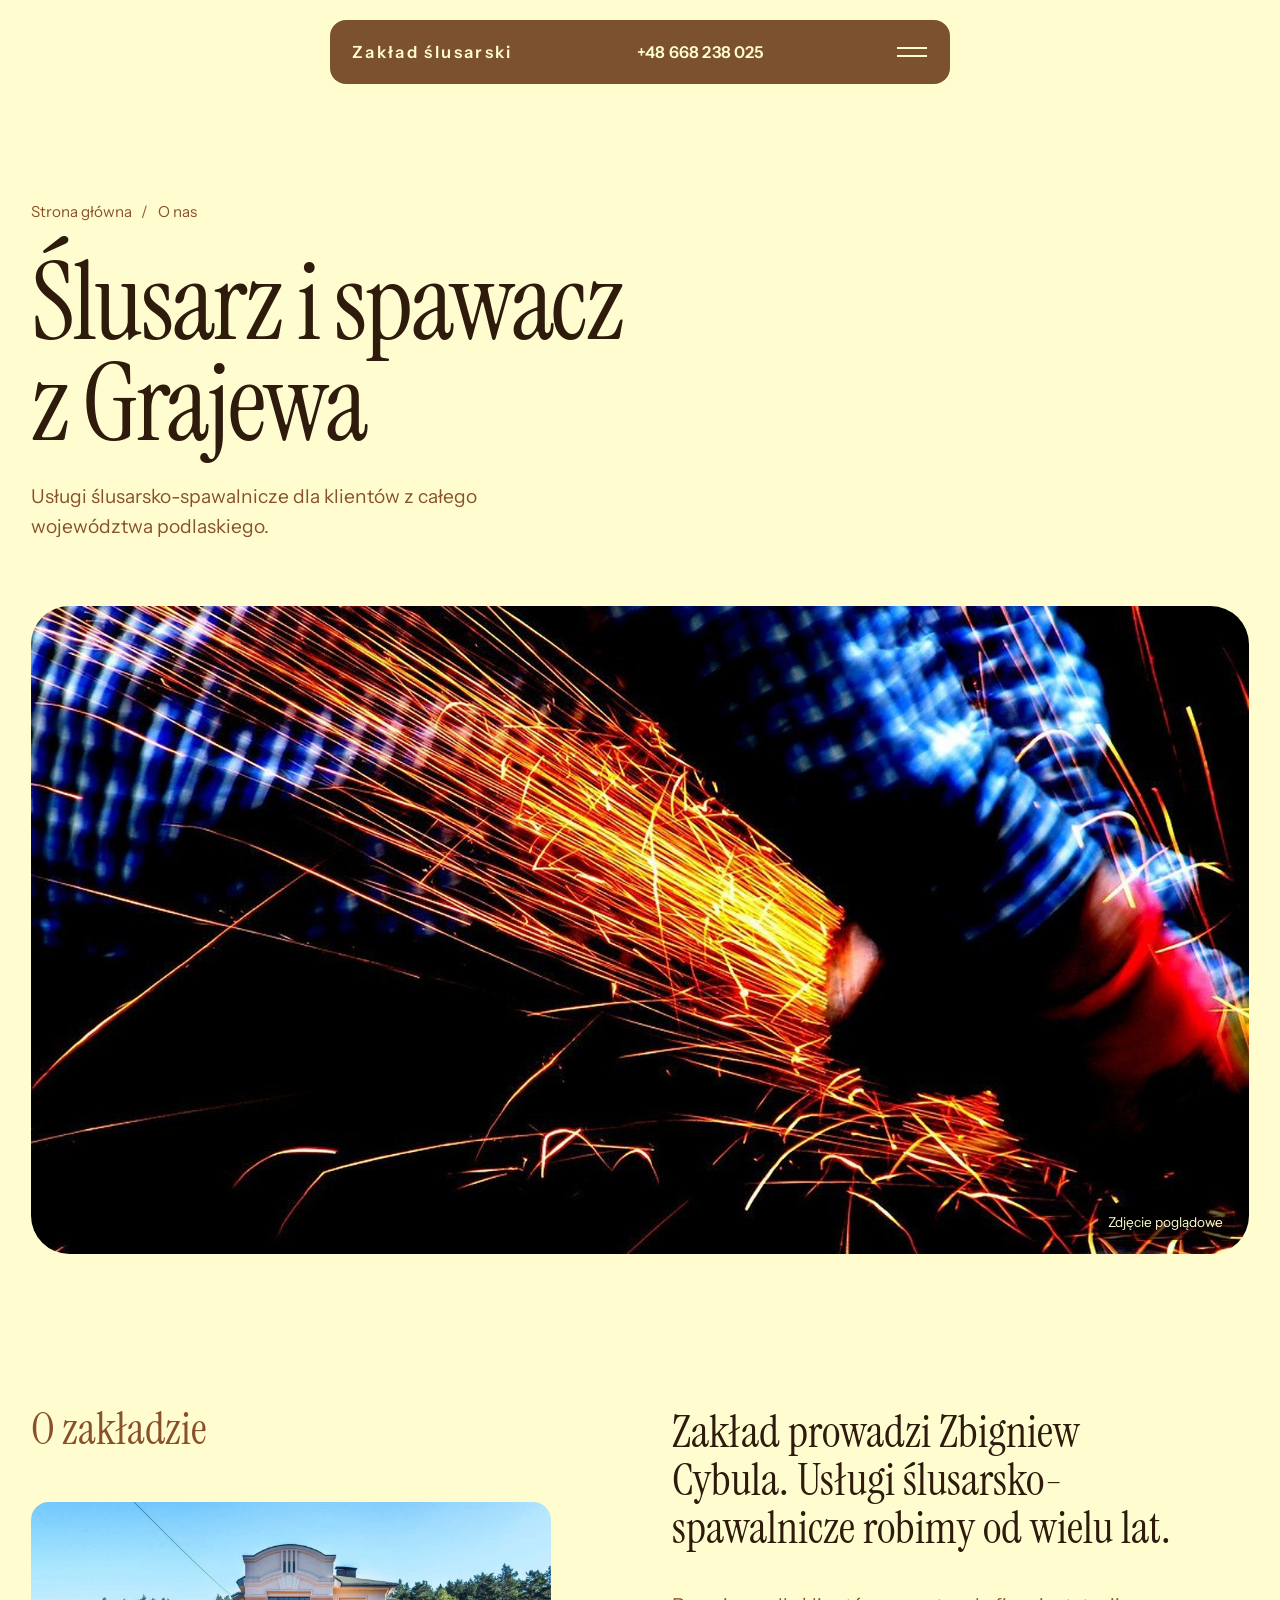
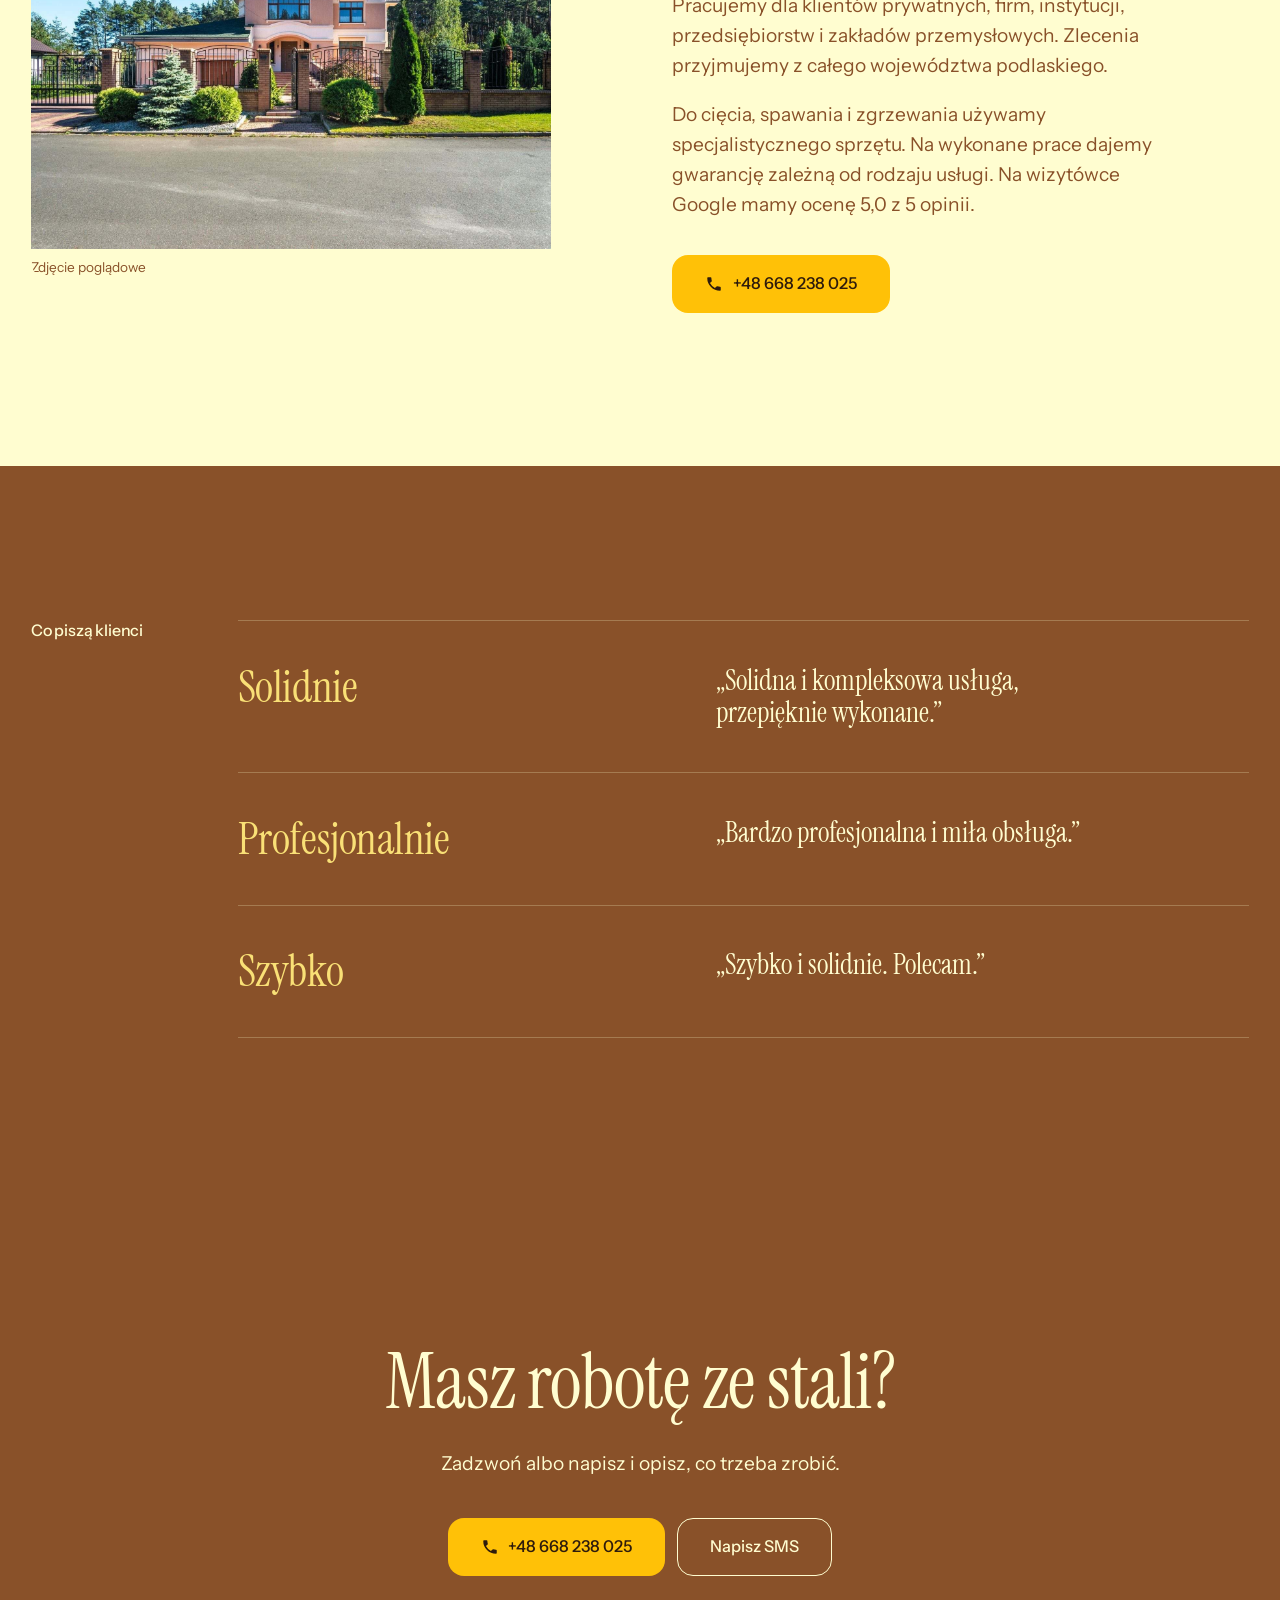
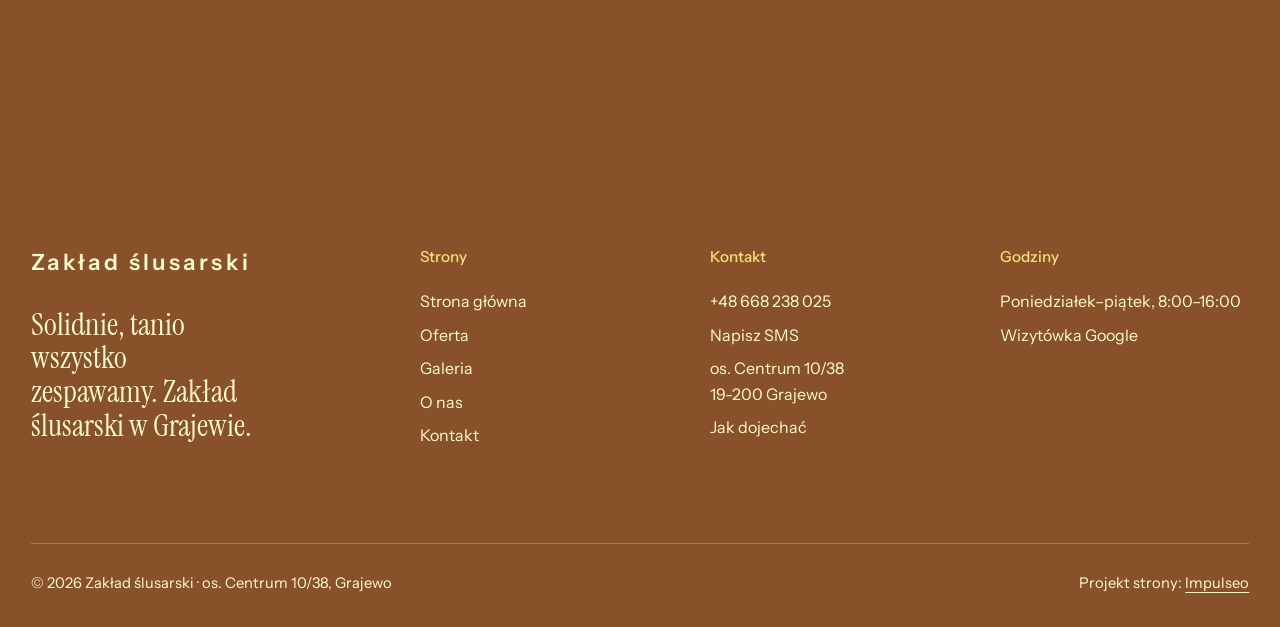
<file: o-nas.html>
<!DOCTYPE html>
<html lang="pl">
<head>
<meta charset="UTF-8">
<meta name="viewport" content="width=device-width, initial-scale=1.0">
<title>O nas · Zakład ślusarski Zbigniewa Cybuli w Grajewie</title>
<meta name="description" content="Zakład ślusarski Zbigniewa Cybuli z Grajewa: usługi ślusarsko-spawalnicze od wielu lat dla klientów prywatnych, firm i zakładów przemysłowych. 5,0 w Google.">
<link rel="canonical" href="https://impulseo-pl.github.io/zaklad-slusarski-grajewo/o-nas.html">
<meta name="robots" content="noindex, nofollow">
<meta name="theme-color" content="#895129">
<meta property="og:type" content="website">
<meta property="og:locale" content="pl_PL">
<meta property="og:site_name" content="Zakład ślusarski">
<meta property="og:title" content="O nas · Zakład ślusarski Zbigniewa Cybuli w Grajewie">
<meta property="og:description" content="Zakład ślusarski Zbigniewa Cybuli z Grajewa: usługi ślusarsko-spawalnicze od wielu lat dla klientów prywatnych, firm i zakładów przemysłowych. 5,0 w Google.">
<meta property="og:url" content="https://impulseo-pl.github.io/zaklad-slusarski-grajewo/o-nas.html">
<meta property="og:image" content="https://impulseo-pl.github.io/zaklad-slusarski-grajewo/img/og.jpg">
<meta property="og:image:width" content="1200">
<meta property="og:image:height" content="630">
<meta name="twitter:card" content="summary_large_image">

<script>document.documentElement.classList.add('js')</script>
<link rel="preconnect" href="https://fonts.googleapis.com">
<link rel="preconnect" href="https://fonts.gstatic.com" crossorigin>
<link href="https://fonts.googleapis.com/css2?family=Instrument+Sans:wght@400..600&family=Instrument+Serif&display=swap" rel="stylesheet">
<link rel="stylesheet" href="assets/styles.css?v=20261118c">
<style>:root{--bone:#FFFDD0;--bone-hi:#FFFFFF;--cacao:#895129;--bordeaux:#895129;--carmine:#FFC107;--brass:#F9E076;--ink:#2E1B0C;--ink-2:#895129;--on-dark:#FFFDD0;--on-dark-2:#FFFDD0;--line:rgba(46,27,12,.18);--line-dark:rgba(255,253,208,.24)}.btn-main{color:#2E1B0C}.btn-main:hover,.card:hover .btn{background:#895129;color:#FFFDD0}.btn-brass{background:#FFC107;color:#2E1B0C}.btn-brass:hover{background:#FFFDD0;color:#2E1B0C}.svc-row:hover h3,.big-phone:hover{color:#895129}.faq summary::after{color:#895129}:focus-visible{outline-color:#895129}#oferta,.sec.bone#kontakt,.cards{background:#F9E076}.cards .cards-foot .btn{background:#895129;color:#FFFDD0}.cards .cards-foot .btn:hover{background:#2E1B0C}#oferta .svc-row p{color:#6E3F1E}#kontakt .contact-meta,#kontakt .lead{color:#5A3416}.form input,.form textarea{background:#FFFDD0}.form input::placeholder,.form textarea::placeholder{color:rgba(110,63,30,.85)}.pill{background:rgba(110,63,30,.9)}.pill.solid{background:rgba(110,63,30,.97)}.burger:hover{background:rgba(255,253,208,.12)}.lb{background:rgba(30,18,8,.95)}.js .reveal-text .w{color:rgba(255,253,208,.42)}.card{background:#6E3F1E}.card::after{background:linear-gradient(180deg,rgba(0,0,0,.22) 0%,rgba(0,0,0,0) 30%,rgba(0,0,0,.78) 100%)}.card h3{color:#FFFDD0;text-shadow:0 2px 18px rgba(0,0,0,.7)}.btn-on-photo{background:rgba(0,0,0,.35)}.hero-cap,.card-cap,.phead-img .poglad{background:rgba(0,0,0,.6);color:#FFFDD0}.hero-img{object-position:50% 50%}@media (max-width:700px){.callbar{background:#6E3F1E}.pill-logo .word{display:inline;font-size:.95rem}}</style>
<script src="assets/lenis.min.js?v=1.1.20" defer></script>
<script src="assets/main.js?v=20261118c" defer></script>
</head>
<body>
<a class="skip" href="#tresc">Przejdź do treści</a>
<header class="pill">
  <a class="pill-logo" href="index.html" aria-label="Zakład ślusarski - strona główna"><span class="word">Zakład ślusarski</span></a>
  <a class="pill-phone" href="tel:+48668238025">+48 668 238 025</a>
  <button class="burger" type="button" aria-expanded="false" aria-controls="menu" aria-label="Otwórz menu"><i></i><i></i></button>
</header>
<div class="menu" id="menu" aria-hidden="true">
  <div class="menu-grid">
    <nav class="menu-links" aria-label="Menu główne">
      <a href="index.html">Strona główna</a>
      <a href="oferta.html">Oferta</a>
      <a href="realizacje.html">Galeria</a>
      <a href="o-nas.html" aria-current="page">O nas</a>
      <a href="kontakt.html">Kontakt</a>
    </nav>
    <div class="menu-side">
      <div><b>Telefon</b><a href="tel:+48668238025">+48 668 238 025</a></div>
      <div><b>Adres</b>os. Centrum 10/38, Grajewo</div>
      <div><b>Godziny</b>Poniedziałek–piątek, 8:00–16:00</div>
    </div>
  </div>
</div>
<main id="tresc">
<section class="phead bone">
  <div class="wrap">
    <nav class="crumbs" aria-label="Okruszki"><a href="index.html">Strona główna</a><span aria-hidden="true">/</span><span aria-current="page">O nas</span></nav>
    <h1>Ślusarz i&nbsp;spawacz z&nbsp;Grajewa</h1>
    <p class="lead">Usługi ślusarsko-spawalnicze dla klientów z&nbsp;całego województwa podlaskiego.</p>
  </div>
</section>
<figure class="phead-img up" style="margin-block:0"><img src="img/hero-iskry.jpg" width="1600" height="1067" alt="Iskry przy szlifowaniu stali"><figcaption class="poglad">Zdjęcie poglądowe</figcaption></figure>
<section class="sec bone">
  <div class="wrap about">
    <div class="about-left up">
      <p class="label-serif">O&nbsp;zakładzie</p><figure class="about-fig"><img src="img/ogrodzenie-dom.jpg" width="1600" height="1068" alt="Metalowe ogrodzenie przed domem" loading="lazy"><figcaption class="poglad">Zdjęcie poglądowe</figcaption></figure>
    </div>
    <div class="about-right up">
      <p class="statement">Zakład prowadzi Zbigniew Cybula. Usługi ślusarsko-spawalnicze robimy od&nbsp;wielu lat.</p>
      <p class="lead">Pracujemy dla klientów prywatnych, firm, instytucji, przedsiębiorstw i&nbsp;zakładów przemysłowych. Zlecenia przyjmujemy z&nbsp;całego województwa podlaskiego.</p>
      <p class="lead" style="margin-top:20px">Do cięcia, spawania i&nbsp;zgrzewania używamy specjalistycznego sprzętu. Na wykonane prace dajemy gwarancję zależną od rodzaju usługi. Na wizytówce Google mamy ocenę 5,0 z&nbsp;5&nbsp;opinii.</p>
      <div class="btn-row"><a class="btn btn-main" href="tel:+48668238025"><svg class="ico" viewBox="0 0 24 24" fill="none" aria-hidden="true"><path d="M6.6 10.8a15.5 15.5 0 0 0 6.6 6.6l2.2-2.2a1 1 0 0 1 1-.24 11.4 11.4 0 0 0 3.6.58 1 1 0 0 1 1 1V20a1 1 0 0 1-1 1A17 17 0 0 1 3 4a1 1 0 0 1 1-1h3.5a1 1 0 0 1 1 1c0 1.25.2 2.45.57 3.57a1 1 0 0 1-.25 1L6.6 10.8Z" fill="currentColor"/></svg>+48 668 238 025</a></div>
    </div>
  </div>
</section>
<section class="sec bordeaux dark">
  <div class="wrap rows">
    <h2 class="label">Co piszą klienci</h2>
    <div class="rows-list"><div><h3>Solidnie</h3><p>„Solidna i&nbsp;kompleksowa usługa, przepięknie wykonane.”</p></div><div><h3>Profesjonalnie</h3><p>„Bardzo profesjonalna i&nbsp;miła obsługa.”</p></div><div><h3>Szybko</h3><p>„Szybko i&nbsp;solidnie. Polecam.”</p></div></div>
  </div>
</section>
<section class="sec cacao dark band">
  <div class="wrap up">
    <h2>Masz robotę ze&nbsp;stali?</h2>
    <p class="lead">Zadzwoń albo napisz i&nbsp;opisz, co trzeba zrobić.</p>
    <div class="btn-row">
      <a class="btn btn-brass" href="tel:+48668238025"><svg class="ico" viewBox="0 0 24 24" fill="none" aria-hidden="true"><path d="M6.6 10.8a15.5 15.5 0 0 0 6.6 6.6l2.2-2.2a1 1 0 0 1 1-.24 11.4 11.4 0 0 0 3.6.58 1 1 0 0 1 1 1V20a1 1 0 0 1-1 1A17 17 0 0 1 3 4a1 1 0 0 1 1-1h3.5a1 1 0 0 1 1 1c0 1.25.2 2.45.57 3.57a1 1 0 0 1-.25 1L6.6 10.8Z" fill="currentColor"/></svg>+48 668 238 025</a>
      <a class="btn btn-line" href="sms:+48668238025?body=Dzie%C5%84%20dobry%2C%20pytam%20o%3A%20%28brama%2Fogrodzenie%2Fbalustrada%2Fspawanie%29.%20Wymiary%20i%20miejscowo%C5%9B%C4%87%3A%20...">Napisz SMS</a>
    </div>
  </div>
</section>
</main>
<footer class="foot dark">
  <div class="wrap">
    <div class="foot-top">
      <div>
        <a class="foot-logo" href="index.html" aria-label="Zakład ślusarski - strona główna"><span class="word">Zakład ślusarski</span></a>
        <p class="foot-claim">Solidnie, tanio wszystko zespawamy. Zakład ślusarski w&nbsp;Grajewie.</p>
      </div>
      <div><h4>Strony</h4><ul><li><a href="index.html">Strona główna</a></li><li><a href="oferta.html">Oferta</a></li><li><a href="realizacje.html">Galeria</a></li><li><a href="o-nas.html">O nas</a></li><li><a href="kontakt.html">Kontakt</a></li></ul></div>
      <div><h4>Kontakt</h4><ul>
        <li><a href="tel:+48668238025">+48 668 238 025</a></li><li><a href="sms:+48668238025?body=Dzie%C5%84%20dobry%2C%20pytam%20o%3A%20%28brama%2Fogrodzenie%2Fbalustrada%2Fspawanie%29.%20Wymiary%20i%20miejscowo%C5%9B%C4%87%3A%20...">Napisz SMS</a></li><li>os. Centrum 10/38<br>19-200 Grajewo</li><li><a href="https://maps.google.com/?cid=11004695347550644042" target="_blank" rel="noopener">Jak dojechać</a></li>
      </ul></div>
      <div><h4>Godziny</h4><ul>
        <li>Poniedziałek–piątek, 8:00–16:00</li><li><a href="https://maps.google.com/?cid=11004695347550644042" target="_blank" rel="noopener">Wizytówka Google</a></li>
      </ul></div>
    </div>
    <div class="foot-bottom">
      <span>© 2026 Zakład ślusarski · os. Centrum 10/38, Grajewo</span>
      <span>Projekt strony: <a href="https://impulseo.pl" target="_blank" rel="noopener">Impulseo</a></span>
    </div>
  </div>
</footer>
<div class="callbar">
  <a class="btn btn-main" href="tel:+48668238025"><svg class="ico" viewBox="0 0 24 24" fill="none" aria-hidden="true"><path d="M6.6 10.8a15.5 15.5 0 0 0 6.6 6.6l2.2-2.2a1 1 0 0 1 1-.24 11.4 11.4 0 0 0 3.6.58 1 1 0 0 1 1 1V20a1 1 0 0 1-1 1A17 17 0 0 1 3 4a1 1 0 0 1 1-1h3.5a1 1 0 0 1 1 1c0 1.25.2 2.45.57 3.57a1 1 0 0 1-.25 1L6.6 10.8Z" fill="currentColor"/></svg>Zadzwoń</a>
  <a class="btn btn-line" href="sms:+48668238025?body=Dzie%C5%84%20dobry%2C%20pytam%20o%3A%20%28brama%2Fogrodzenie%2Fbalustrada%2Fspawanie%29.%20Wymiary%20i%20miejscowo%C5%9B%C4%87%3A%20...">Napisz SMS</a>
</div>
</body>
</html>
</file>
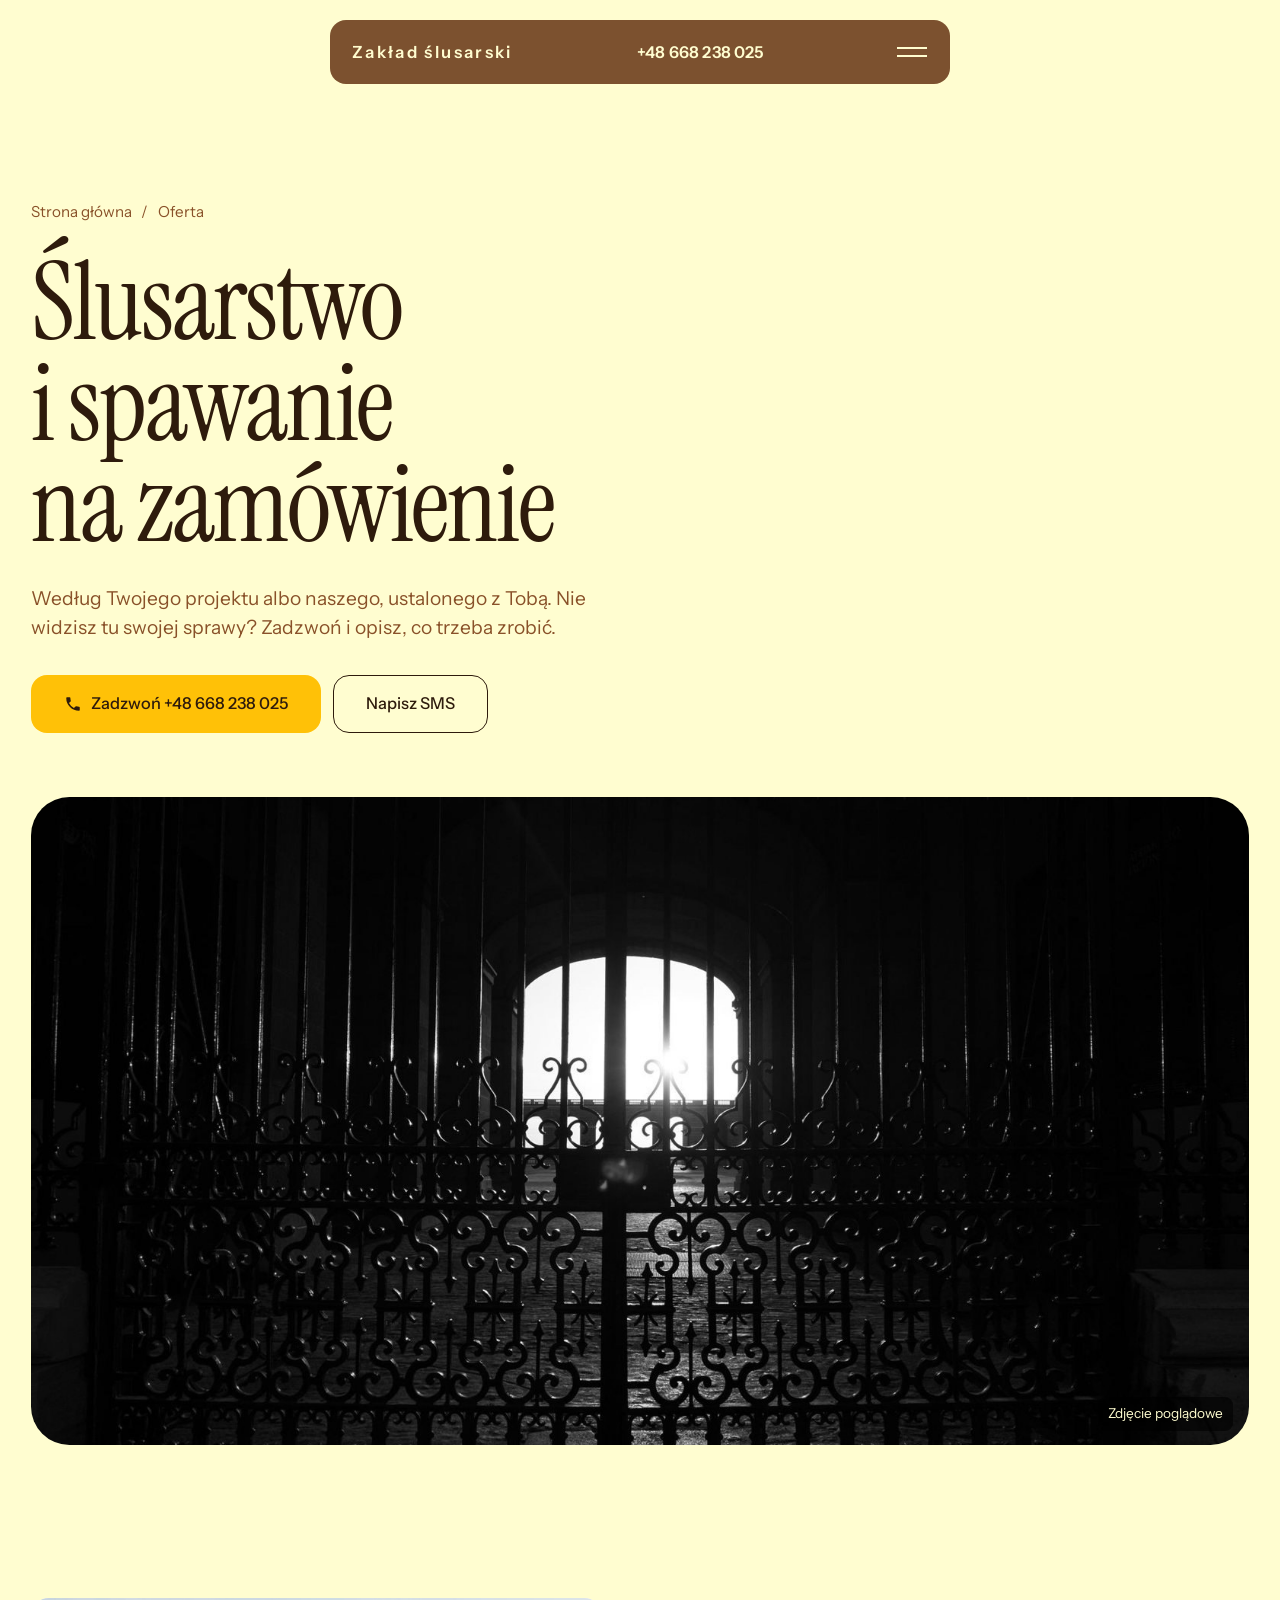
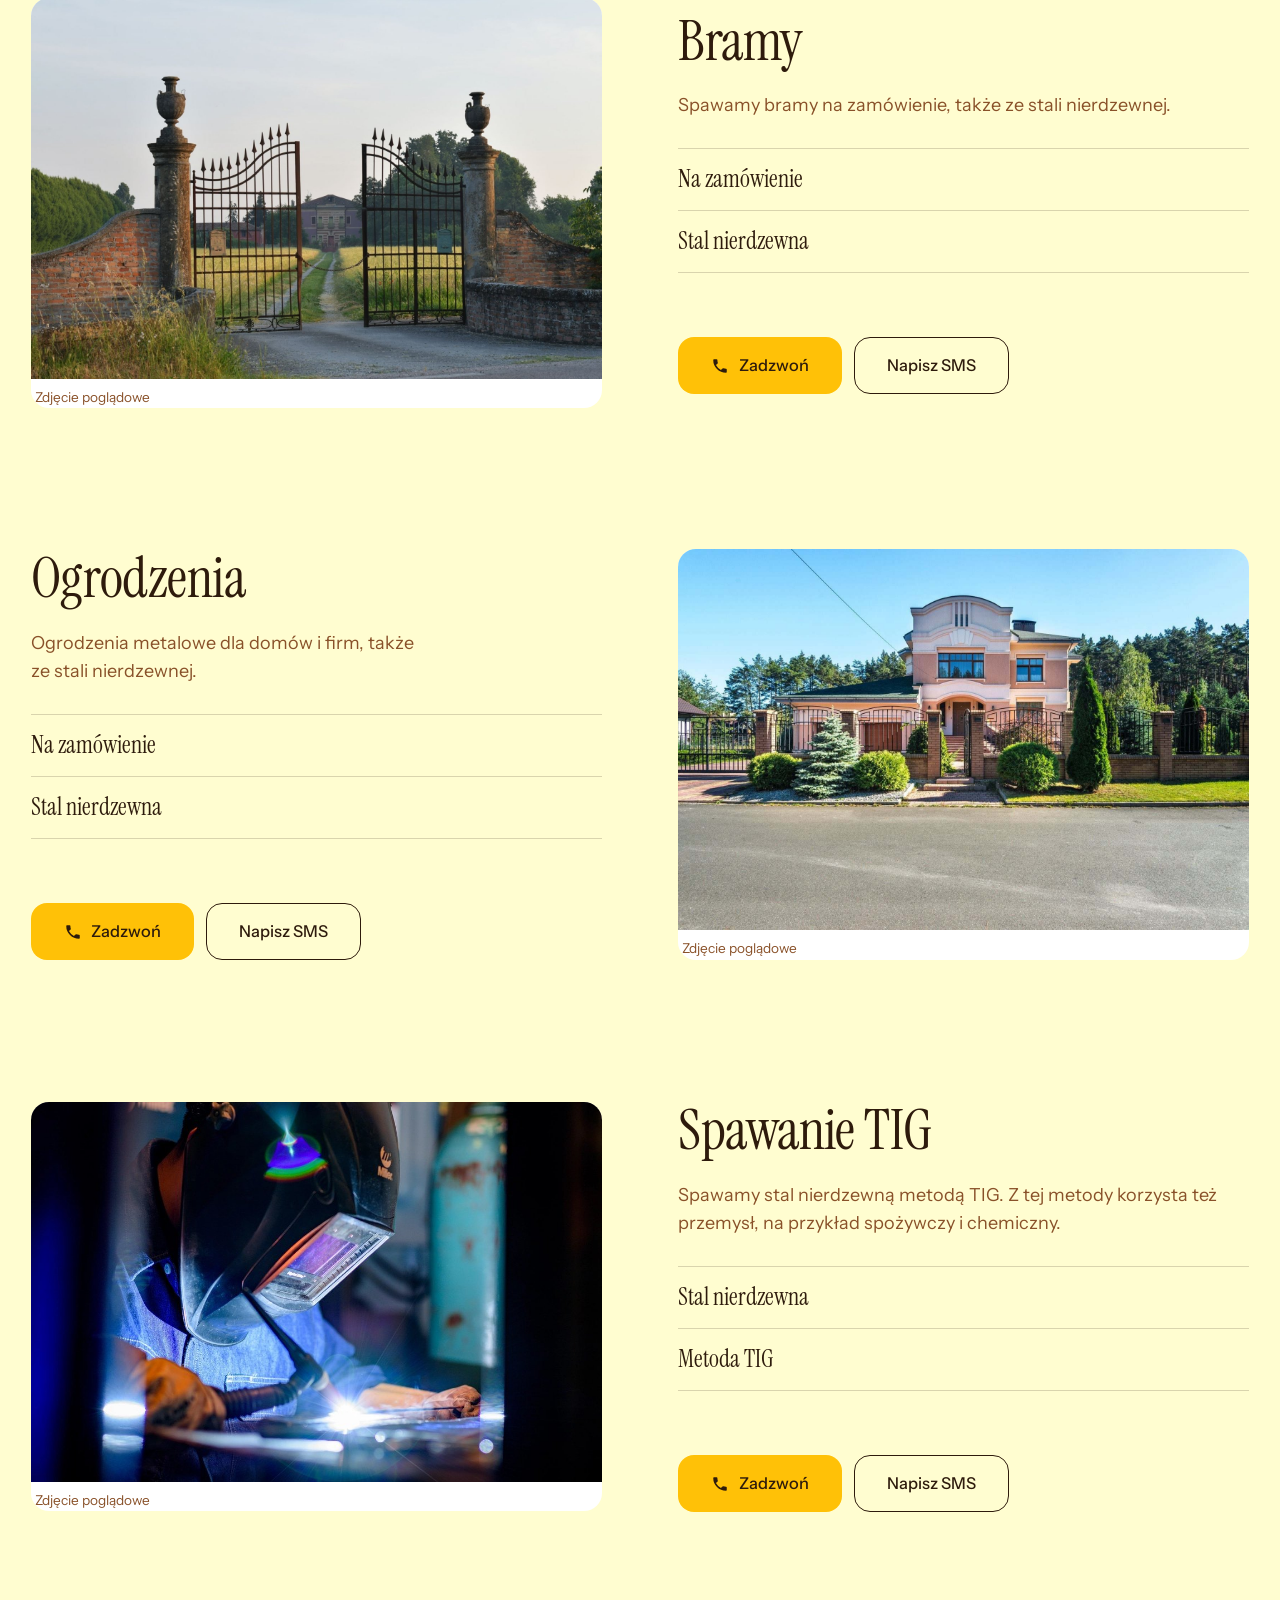
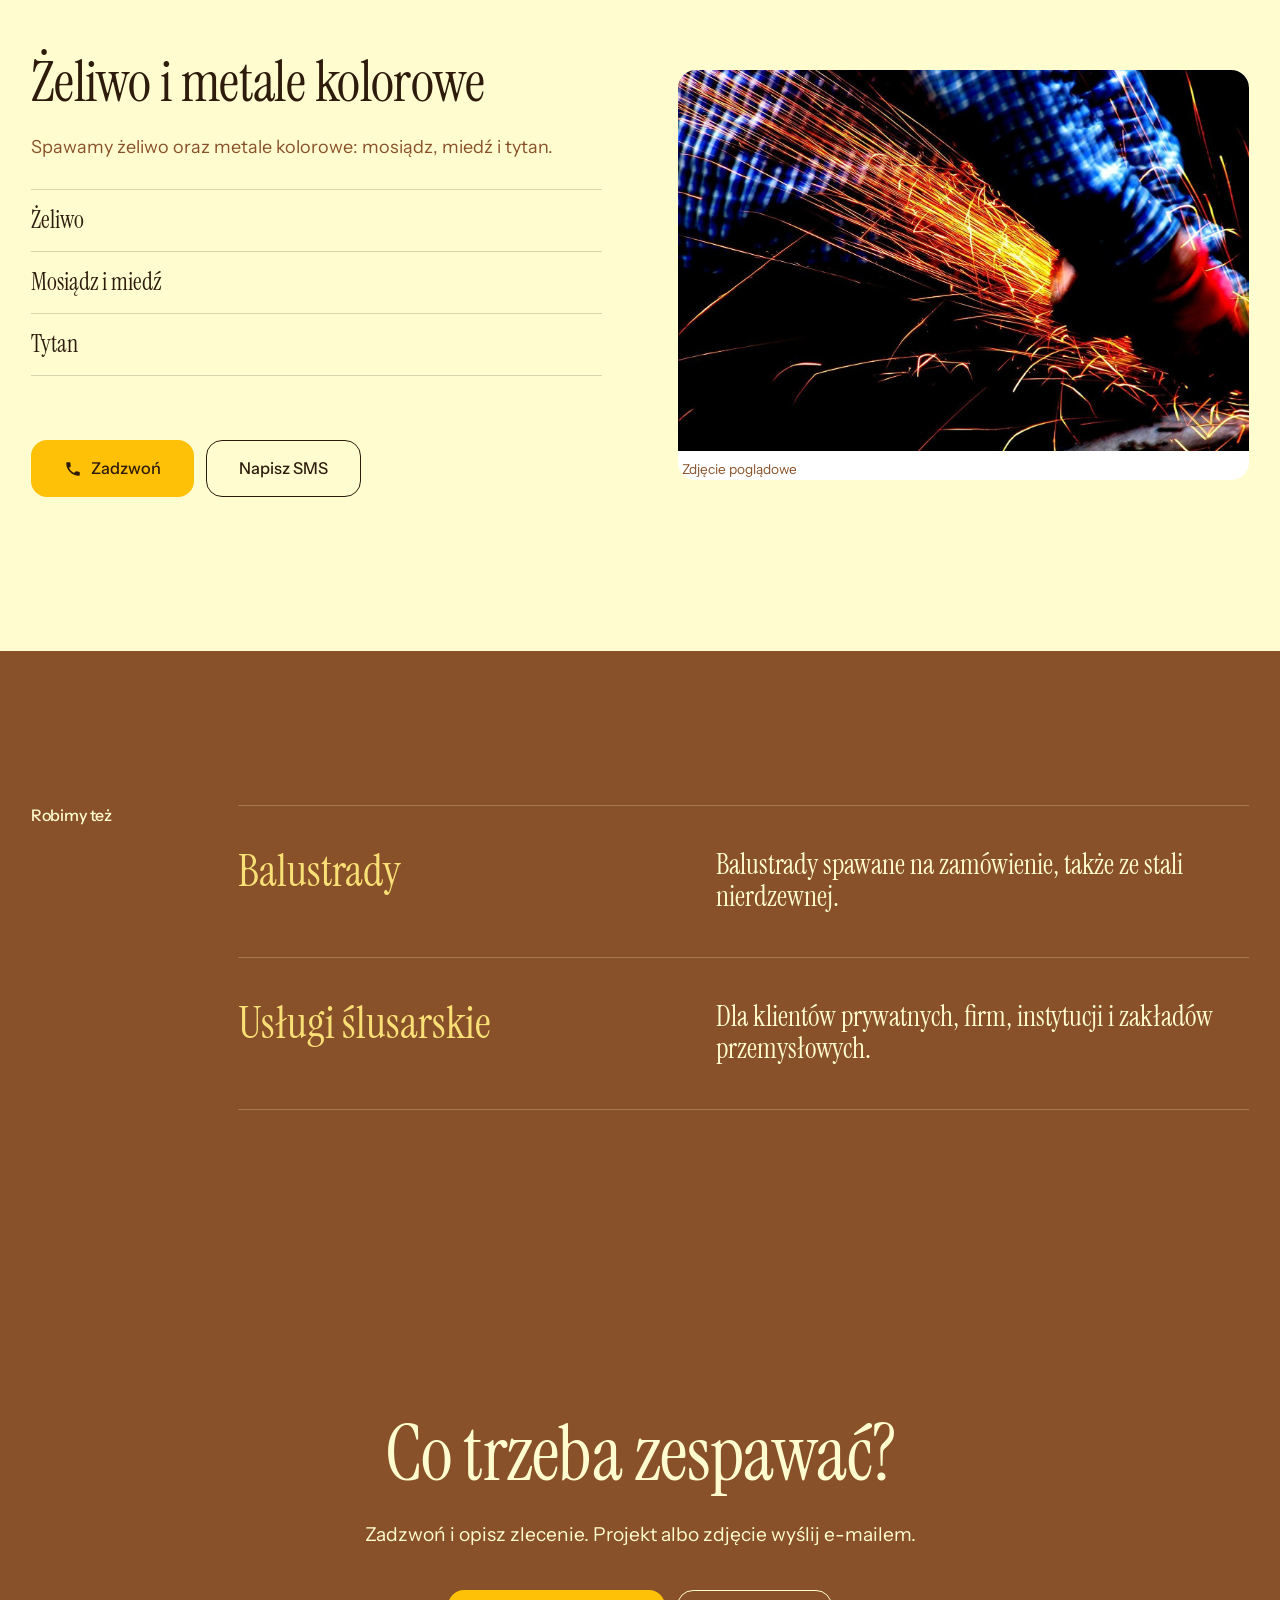
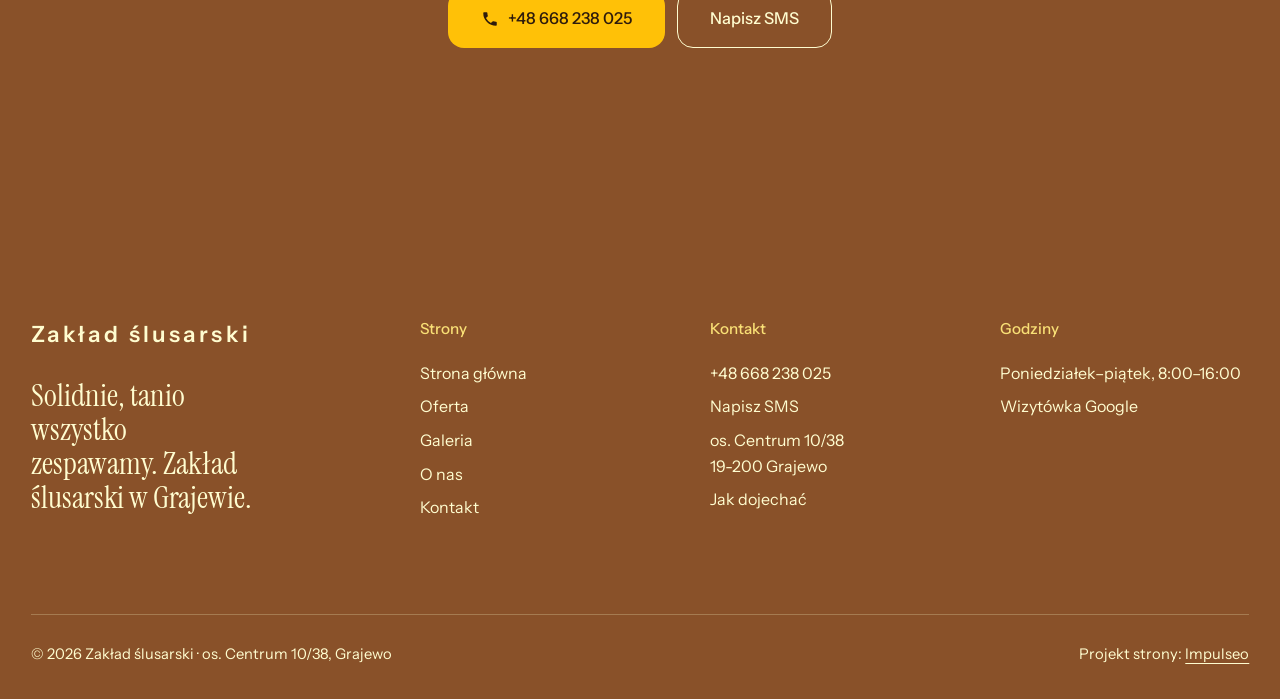
<file: oferta.html>
<!DOCTYPE html>
<html lang="pl">
<head>
<meta charset="UTF-8">
<meta name="viewport" content="width=device-width, initial-scale=1.0">
<title>Oferta · bramy, ogrodzenia, balustrady, spawanie TIG · Zakład ślusarski Grajewo</title>
<meta name="description" content="Bramy, ogrodzenia i balustrady, także ze stali nierdzewnej. Spawanie TIG, spawanie żeliwa, mosiądzu, miedzi i tytanu. Zakład ślusarski w Grajewie.">
<link rel="canonical" href="https://impulseo-pl.github.io/zaklad-slusarski-grajewo/oferta.html">
<meta name="robots" content="noindex, nofollow">
<meta name="theme-color" content="#895129">
<meta property="og:type" content="website">
<meta property="og:locale" content="pl_PL">
<meta property="og:site_name" content="Zakład ślusarski">
<meta property="og:title" content="Oferta · bramy, ogrodzenia, balustrady, spawanie TIG · Zakład ślusarski Grajewo">
<meta property="og:description" content="Bramy, ogrodzenia i balustrady, także ze stali nierdzewnej. Spawanie TIG, spawanie żeliwa, mosiądzu, miedzi i tytanu. Zakład ślusarski w Grajewie.">
<meta property="og:url" content="https://impulseo-pl.github.io/zaklad-slusarski-grajewo/oferta.html">
<meta property="og:image" content="https://impulseo-pl.github.io/zaklad-slusarski-grajewo/img/og.jpg">
<meta property="og:image:width" content="1200">
<meta property="og:image:height" content="630">
<meta name="twitter:card" content="summary_large_image">

<script>document.documentElement.classList.add('js')</script>
<link rel="preconnect" href="https://fonts.googleapis.com">
<link rel="preconnect" href="https://fonts.gstatic.com" crossorigin>
<link href="https://fonts.googleapis.com/css2?family=Instrument+Sans:wght@400..600&family=Instrument+Serif&display=swap" rel="stylesheet">
<link rel="stylesheet" href="assets/styles.css?v=20261118c">
<style>:root{--bone:#FFFDD0;--bone-hi:#FFFFFF;--cacao:#895129;--bordeaux:#895129;--carmine:#FFC107;--brass:#F9E076;--ink:#2E1B0C;--ink-2:#895129;--on-dark:#FFFDD0;--on-dark-2:#FFFDD0;--line:rgba(46,27,12,.18);--line-dark:rgba(255,253,208,.24)}.btn-main{color:#2E1B0C}.btn-main:hover,.card:hover .btn{background:#895129;color:#FFFDD0}.btn-brass{background:#FFC107;color:#2E1B0C}.btn-brass:hover{background:#FFFDD0;color:#2E1B0C}.svc-row:hover h3,.big-phone:hover{color:#895129}.faq summary::after{color:#895129}:focus-visible{outline-color:#895129}#oferta,.sec.bone#kontakt,.cards{background:#F9E076}.cards .cards-foot .btn{background:#895129;color:#FFFDD0}.cards .cards-foot .btn:hover{background:#2E1B0C}#oferta .svc-row p{color:#6E3F1E}#kontakt .contact-meta,#kontakt .lead{color:#5A3416}.form input,.form textarea{background:#FFFDD0}.form input::placeholder,.form textarea::placeholder{color:rgba(110,63,30,.85)}.pill{background:rgba(110,63,30,.9)}.pill.solid{background:rgba(110,63,30,.97)}.burger:hover{background:rgba(255,253,208,.12)}.lb{background:rgba(30,18,8,.95)}.js .reveal-text .w{color:rgba(255,253,208,.42)}.card{background:#6E3F1E}.card::after{background:linear-gradient(180deg,rgba(0,0,0,.22) 0%,rgba(0,0,0,0) 30%,rgba(0,0,0,.78) 100%)}.card h3{color:#FFFDD0;text-shadow:0 2px 18px rgba(0,0,0,.7)}.btn-on-photo{background:rgba(0,0,0,.35)}.hero-cap,.card-cap,.phead-img .poglad{background:rgba(0,0,0,.6);color:#FFFDD0}.hero-img{object-position:50% 50%}@media (max-width:700px){.callbar{background:#6E3F1E}.pill-logo .word{display:inline;font-size:.95rem}}</style>
<script src="assets/lenis.min.js?v=1.1.20" defer></script>
<script src="assets/main.js?v=20261118c" defer></script>
</head>
<body>
<a class="skip" href="#tresc">Przejdź do treści</a>
<header class="pill">
  <a class="pill-logo" href="index.html" aria-label="Zakład ślusarski - strona główna"><span class="word">Zakład ślusarski</span></a>
  <a class="pill-phone" href="tel:+48668238025">+48 668 238 025</a>
  <button class="burger" type="button" aria-expanded="false" aria-controls="menu" aria-label="Otwórz menu"><i></i><i></i></button>
</header>
<div class="menu" id="menu" aria-hidden="true">
  <div class="menu-grid">
    <nav class="menu-links" aria-label="Menu główne">
      <a href="index.html">Strona główna</a>
      <a href="oferta.html" aria-current="page">Oferta</a>
      <a href="realizacje.html">Galeria</a>
      <a href="o-nas.html">O nas</a>
      <a href="kontakt.html">Kontakt</a>
    </nav>
    <div class="menu-side">
      <div><b>Telefon</b><a href="tel:+48668238025">+48 668 238 025</a></div>
      <div><b>Adres</b>os. Centrum 10/38, Grajewo</div>
      <div><b>Godziny</b>Poniedziałek–piątek, 8:00–16:00</div>
    </div>
  </div>
</div>
<main id="tresc">
<section class="phead bone">
  <div class="wrap">
    <nav class="crumbs" aria-label="Okruszki"><a href="index.html">Strona główna</a><span aria-hidden="true">/</span><span aria-current="page">Oferta</span></nav>
    <h1>Ślusarstwo i&nbsp;spawanie na&nbsp;zamówienie</h1>
    <p class="lead">Według Twojego projektu albo naszego, ustalonego z&nbsp;Tobą. Nie widzisz tu swojej sprawy? Zadzwoń i&nbsp;opisz, co trzeba zrobić.</p>
    <div class="btn-row" style="margin-top:32px"><a class="btn btn-main" href="tel:+48668238025"><svg class="ico" viewBox="0 0 24 24" fill="none" aria-hidden="true"><path d="M6.6 10.8a15.5 15.5 0 0 0 6.6 6.6l2.2-2.2a1 1 0 0 1 1-.24 11.4 11.4 0 0 0 3.6.58 1 1 0 0 1 1 1V20a1 1 0 0 1-1 1A17 17 0 0 1 3 4a1 1 0 0 1 1-1h3.5a1 1 0 0 1 1 1c0 1.25.2 2.45.57 3.57a1 1 0 0 1-.25 1L6.6 10.8Z" fill="currentColor"/></svg>Zadzwoń +48 668 238 025</a><a class="btn btn-line" href="sms:+48668238025?body=Dzie%C5%84%20dobry%2C%20pytam%20o%3A%20%28brama%2Fogrodzenie%2Fbalustrada%2Fspawanie%29.%20Wymiary%20i%20miejscowo%C5%9B%C4%87%3A%20...">Napisz SMS</a></div>
  </div>
</section>
<figure class="phead-img up" style="margin-block:0"><img src="img/brama-kuta-ciemna.jpg" width="1600" height="1066" alt="Metalowa brama z&nbsp;ornamentem pod światło"><figcaption class="poglad">Zdjęcie poglądowe</figcaption></figure>
<section class="sec bone">
  <div class="wrap offer">
    <article class="off up" id="bramy">
      <figure class="off-fig"><img src="img/brama-kuta.jpg" width="1600" height="1066" alt="Dwuskrzydłowa metalowa brama" loading="lazy"><figcaption class="poglad" style="padding:8px 4px 0">Zdjęcie poglądowe</figcaption></figure>
      <div>
        <h2>Bramy</h2>
        <p>Spawamy bramy na zamówienie, także ze&nbsp;stali nierdzewnej.</p>
        <ul><li>Na zamówienie</li><li>Stal nierdzewna</li></ul>
        <div class="btn-row" style="margin-top:32px"><a class="btn btn-main" href="tel:+48668238025"><svg class="ico" viewBox="0 0 24 24" fill="none" aria-hidden="true"><path d="M6.6 10.8a15.5 15.5 0 0 0 6.6 6.6l2.2-2.2a1 1 0 0 1 1-.24 11.4 11.4 0 0 0 3.6.58 1 1 0 0 1 1 1V20a1 1 0 0 1-1 1A17 17 0 0 1 3 4a1 1 0 0 1 1-1h3.5a1 1 0 0 1 1 1c0 1.25.2 2.45.57 3.57a1 1 0 0 1-.25 1L6.6 10.8Z" fill="currentColor"/></svg>Zadzwoń</a><a class="btn btn-line" href="sms:+48668238025?body=Dzie%C5%84%20dobry%2C%20pytam%20o%3A%20%28brama%2Fogrodzenie%2Fbalustrada%2Fspawanie%29.%20Wymiary%20i%20miejscowo%C5%9B%C4%87%3A%20...">Napisz SMS</a></div>
      </div>
    </article>
    <article class="off up" id="ogrodzenia">
      <figure class="off-fig"><img src="img/ogrodzenie-dom.jpg" width="1600" height="1068" alt="Metalowe ogrodzenie z&nbsp;bramą przed domem" loading="lazy"><figcaption class="poglad" style="padding:8px 4px 0">Zdjęcie poglądowe</figcaption></figure>
      <div>
        <h2>Ogrodzenia</h2>
        <p>Ogrodzenia metalowe dla domów i&nbsp;firm, także ze&nbsp;stali nierdzewnej.</p>
        <ul><li>Na zamówienie</li><li>Stal nierdzewna</li></ul>
        <div class="btn-row" style="margin-top:32px"><a class="btn btn-main" href="tel:+48668238025"><svg class="ico" viewBox="0 0 24 24" fill="none" aria-hidden="true"><path d="M6.6 10.8a15.5 15.5 0 0 0 6.6 6.6l2.2-2.2a1 1 0 0 1 1-.24 11.4 11.4 0 0 0 3.6.58 1 1 0 0 1 1 1V20a1 1 0 0 1-1 1A17 17 0 0 1 3 4a1 1 0 0 1 1-1h3.5a1 1 0 0 1 1 1c0 1.25.2 2.45.57 3.57a1 1 0 0 1-.25 1L6.6 10.8Z" fill="currentColor"/></svg>Zadzwoń</a><a class="btn btn-line" href="sms:+48668238025?body=Dzie%C5%84%20dobry%2C%20pytam%20o%3A%20%28brama%2Fogrodzenie%2Fbalustrada%2Fspawanie%29.%20Wymiary%20i%20miejscowo%C5%9B%C4%87%3A%20...">Napisz SMS</a></div>
      </div>
    </article>
    <article class="off up" id="tig">
      <figure class="off-fig"><img src="img/tig.jpg" width="1024" height="681" alt="Spawanie metodą TIG" loading="lazy"><figcaption class="poglad" style="padding:8px 4px 0">Zdjęcie poglądowe</figcaption></figure>
      <div>
        <h2>Spawanie TIG</h2>
        <p>Spawamy stal nierdzewną metodą TIG. Z&nbsp;tej metody korzysta też przemysł, na przykład spożywczy i&nbsp;chemiczny.</p>
        <ul><li>Stal nierdzewna</li><li>Metoda TIG</li></ul>
        <div class="btn-row" style="margin-top:32px"><a class="btn btn-main" href="tel:+48668238025"><svg class="ico" viewBox="0 0 24 24" fill="none" aria-hidden="true"><path d="M6.6 10.8a15.5 15.5 0 0 0 6.6 6.6l2.2-2.2a1 1 0 0 1 1-.24 11.4 11.4 0 0 0 3.6.58 1 1 0 0 1 1 1V20a1 1 0 0 1-1 1A17 17 0 0 1 3 4a1 1 0 0 1 1-1h3.5a1 1 0 0 1 1 1c0 1.25.2 2.45.57 3.57a1 1 0 0 1-.25 1L6.6 10.8Z" fill="currentColor"/></svg>Zadzwoń</a><a class="btn btn-line" href="sms:+48668238025?body=Dzie%C5%84%20dobry%2C%20pytam%20o%3A%20%28brama%2Fogrodzenie%2Fbalustrada%2Fspawanie%29.%20Wymiary%20i%20miejscowo%C5%9B%C4%87%3A%20...">Napisz SMS</a></div>
      </div>
    </article>
    <article class="off up" id="metale">
      <figure class="off-fig"><img src="img/hero-iskry.jpg" width="1600" height="1067" alt="Iskry przy obróbce metalu" loading="lazy"><figcaption class="poglad" style="padding:8px 4px 0">Zdjęcie poglądowe</figcaption></figure>
      <div>
        <h2>Żeliwo i&nbsp;metale kolorowe</h2>
        <p>Spawamy żeliwo oraz metale kolorowe: mosiądz, miedź i&nbsp;tytan.</p>
        <ul><li>Żeliwo</li><li>Mosiądz i miedź</li><li>Tytan</li></ul>
        <div class="btn-row" style="margin-top:32px"><a class="btn btn-main" href="tel:+48668238025"><svg class="ico" viewBox="0 0 24 24" fill="none" aria-hidden="true"><path d="M6.6 10.8a15.5 15.5 0 0 0 6.6 6.6l2.2-2.2a1 1 0 0 1 1-.24 11.4 11.4 0 0 0 3.6.58 1 1 0 0 1 1 1V20a1 1 0 0 1-1 1A17 17 0 0 1 3 4a1 1 0 0 1 1-1h3.5a1 1 0 0 1 1 1c0 1.25.2 2.45.57 3.57a1 1 0 0 1-.25 1L6.6 10.8Z" fill="currentColor"/></svg>Zadzwoń</a><a class="btn btn-line" href="sms:+48668238025?body=Dzie%C5%84%20dobry%2C%20pytam%20o%3A%20%28brama%2Fogrodzenie%2Fbalustrada%2Fspawanie%29.%20Wymiary%20i%20miejscowo%C5%9B%C4%87%3A%20...">Napisz SMS</a></div>
      </div>
    </article>
  </div>
</section>
<section class="sec bordeaux dark" id="balustrady">
  <div class="wrap rows">
    <h2 class="label">Robimy też</h2>
    <dl class="rows-list" style="margin:0"><div id="balustrady"><dt>Balustrady</dt><dd>Balustrady spawane na zamówienie, także ze&nbsp;stali nierdzewnej.</dd></div><div id="slusarskie"><dt>Usługi ślusarskie</dt><dd>Dla klientów prywatnych, firm, instytucji i&nbsp;zakładów przemysłowych.</dd></div></dl>
  </div>
</section>
<section class="sec cacao dark band">
  <div class="wrap up">
    <h2>Co trzeba zespawać?</h2>
    <p class="lead">Zadzwoń i&nbsp;opisz zlecenie. Projekt albo zdjęcie wyślij e-mailem.</p>
    <div class="btn-row">
      <a class="btn btn-brass" href="tel:+48668238025"><svg class="ico" viewBox="0 0 24 24" fill="none" aria-hidden="true"><path d="M6.6 10.8a15.5 15.5 0 0 0 6.6 6.6l2.2-2.2a1 1 0 0 1 1-.24 11.4 11.4 0 0 0 3.6.58 1 1 0 0 1 1 1V20a1 1 0 0 1-1 1A17 17 0 0 1 3 4a1 1 0 0 1 1-1h3.5a1 1 0 0 1 1 1c0 1.25.2 2.45.57 3.57a1 1 0 0 1-.25 1L6.6 10.8Z" fill="currentColor"/></svg>+48 668 238 025</a>
      <a class="btn btn-line" href="sms:+48668238025?body=Dzie%C5%84%20dobry%2C%20pytam%20o%3A%20%28brama%2Fogrodzenie%2Fbalustrada%2Fspawanie%29.%20Wymiary%20i%20miejscowo%C5%9B%C4%87%3A%20...">Napisz SMS</a>
    </div>
  </div>
</section>
</main>
<footer class="foot dark">
  <div class="wrap">
    <div class="foot-top">
      <div>
        <a class="foot-logo" href="index.html" aria-label="Zakład ślusarski - strona główna"><span class="word">Zakład ślusarski</span></a>
        <p class="foot-claim">Solidnie, tanio wszystko zespawamy. Zakład ślusarski w&nbsp;Grajewie.</p>
      </div>
      <div><h4>Strony</h4><ul><li><a href="index.html">Strona główna</a></li><li><a href="oferta.html">Oferta</a></li><li><a href="realizacje.html">Galeria</a></li><li><a href="o-nas.html">O nas</a></li><li><a href="kontakt.html">Kontakt</a></li></ul></div>
      <div><h4>Kontakt</h4><ul>
        <li><a href="tel:+48668238025">+48 668 238 025</a></li><li><a href="sms:+48668238025?body=Dzie%C5%84%20dobry%2C%20pytam%20o%3A%20%28brama%2Fogrodzenie%2Fbalustrada%2Fspawanie%29.%20Wymiary%20i%20miejscowo%C5%9B%C4%87%3A%20...">Napisz SMS</a></li><li>os. Centrum 10/38<br>19-200 Grajewo</li><li><a href="https://maps.google.com/?cid=11004695347550644042" target="_blank" rel="noopener">Jak dojechać</a></li>
      </ul></div>
      <div><h4>Godziny</h4><ul>
        <li>Poniedziałek–piątek, 8:00–16:00</li><li><a href="https://maps.google.com/?cid=11004695347550644042" target="_blank" rel="noopener">Wizytówka Google</a></li>
      </ul></div>
    </div>
    <div class="foot-bottom">
      <span>© 2026 Zakład ślusarski · os. Centrum 10/38, Grajewo</span>
      <span>Projekt strony: <a href="https://impulseo.pl" target="_blank" rel="noopener">Impulseo</a></span>
    </div>
  </div>
</footer>
<div class="callbar">
  <a class="btn btn-main" href="tel:+48668238025"><svg class="ico" viewBox="0 0 24 24" fill="none" aria-hidden="true"><path d="M6.6 10.8a15.5 15.5 0 0 0 6.6 6.6l2.2-2.2a1 1 0 0 1 1-.24 11.4 11.4 0 0 0 3.6.58 1 1 0 0 1 1 1V20a1 1 0 0 1-1 1A17 17 0 0 1 3 4a1 1 0 0 1 1-1h3.5a1 1 0 0 1 1 1c0 1.25.2 2.45.57 3.57a1 1 0 0 1-.25 1L6.6 10.8Z" fill="currentColor"/></svg>Zadzwoń</a>
  <a class="btn btn-line" href="sms:+48668238025?body=Dzie%C5%84%20dobry%2C%20pytam%20o%3A%20%28brama%2Fogrodzenie%2Fbalustrada%2Fspawanie%29.%20Wymiary%20i%20miejscowo%C5%9B%C4%87%3A%20...">Napisz SMS</a>
</div>
</body>
</html>
</file>
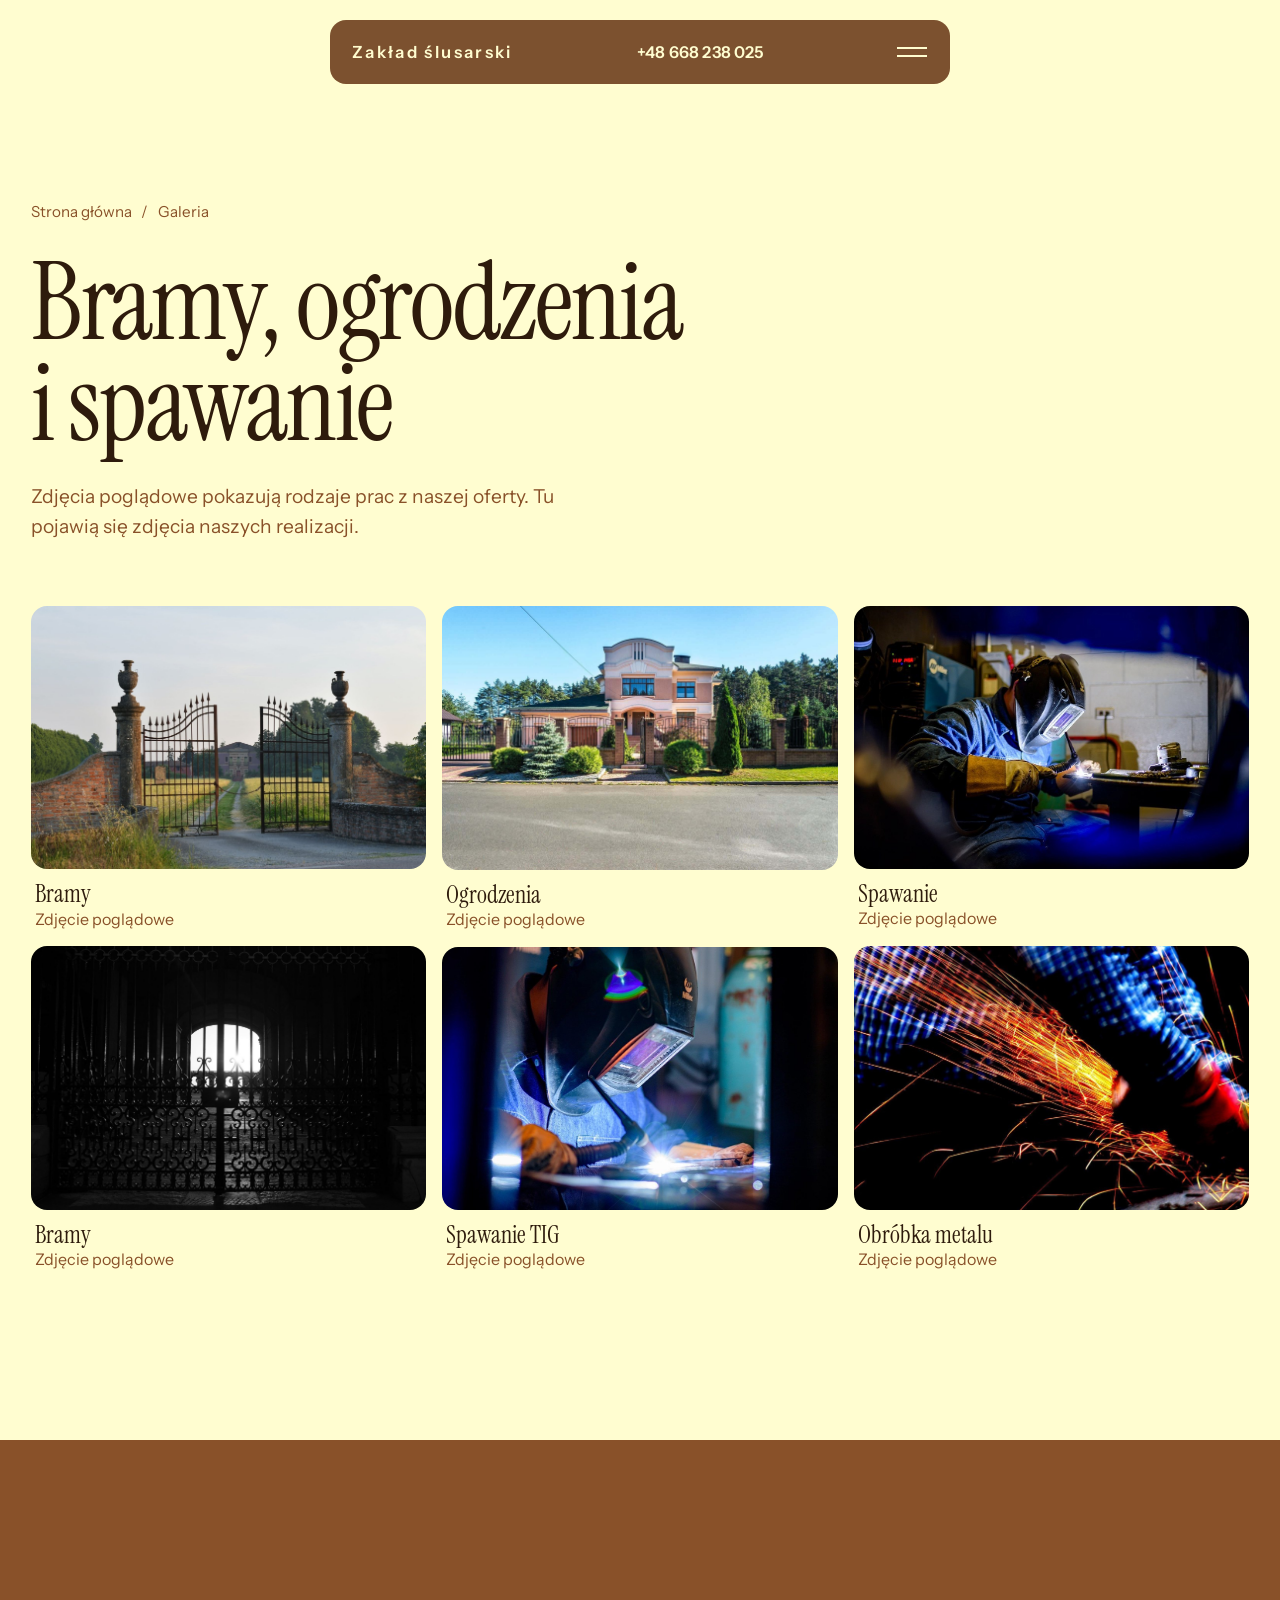
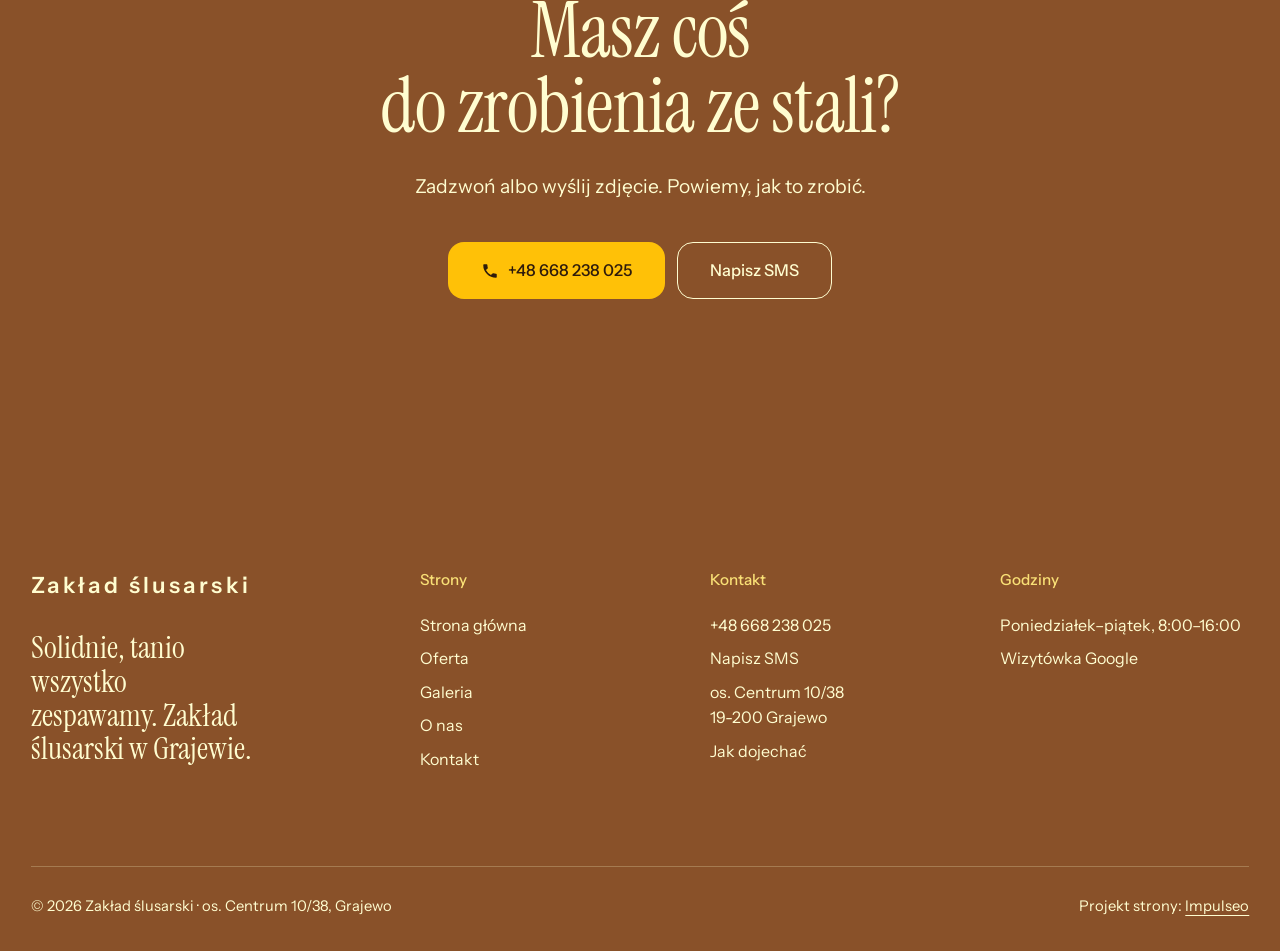
<file: realizacje.html>
<!DOCTYPE html>
<html lang="pl">
<head>
<meta charset="UTF-8">
<meta name="viewport" content="width=device-width, initial-scale=1.0">
<title>Galeria · bramy, ogrodzenia, spawanie · Zakład ślusarski Grajewo</title>
<meta name="description" content="Bramy, ogrodzenia i spawanie. Zdjęcia poglądowe rodzajów prac, zakład ślusarski Zbigniewa Cybuli z Grajewa.">
<link rel="canonical" href="https://impulseo-pl.github.io/zaklad-slusarski-grajewo/realizacje.html">
<meta name="robots" content="noindex, nofollow">
<meta name="theme-color" content="#895129">
<meta property="og:type" content="website">
<meta property="og:locale" content="pl_PL">
<meta property="og:site_name" content="Zakład ślusarski">
<meta property="og:title" content="Galeria · bramy, ogrodzenia, spawanie · Zakład ślusarski Grajewo">
<meta property="og:description" content="Bramy, ogrodzenia i spawanie. Zdjęcia poglądowe rodzajów prac, zakład ślusarski Zbigniewa Cybuli z Grajewa.">
<meta property="og:url" content="https://impulseo-pl.github.io/zaklad-slusarski-grajewo/realizacje.html">
<meta property="og:image" content="https://impulseo-pl.github.io/zaklad-slusarski-grajewo/img/og.jpg">
<meta property="og:image:width" content="1200">
<meta property="og:image:height" content="630">
<meta name="twitter:card" content="summary_large_image">

<script>document.documentElement.classList.add('js')</script>
<link rel="preconnect" href="https://fonts.googleapis.com">
<link rel="preconnect" href="https://fonts.gstatic.com" crossorigin>
<link href="https://fonts.googleapis.com/css2?family=Instrument+Sans:wght@400..600&family=Instrument+Serif&display=swap" rel="stylesheet">
<link rel="stylesheet" href="assets/styles.css?v=20261118c">
<style>:root{--bone:#FFFDD0;--bone-hi:#FFFFFF;--cacao:#895129;--bordeaux:#895129;--carmine:#FFC107;--brass:#F9E076;--ink:#2E1B0C;--ink-2:#895129;--on-dark:#FFFDD0;--on-dark-2:#FFFDD0;--line:rgba(46,27,12,.18);--line-dark:rgba(255,253,208,.24)}.btn-main{color:#2E1B0C}.btn-main:hover,.card:hover .btn{background:#895129;color:#FFFDD0}.btn-brass{background:#FFC107;color:#2E1B0C}.btn-brass:hover{background:#FFFDD0;color:#2E1B0C}.svc-row:hover h3,.big-phone:hover{color:#895129}.faq summary::after{color:#895129}:focus-visible{outline-color:#895129}#oferta,.sec.bone#kontakt,.cards{background:#F9E076}.cards .cards-foot .btn{background:#895129;color:#FFFDD0}.cards .cards-foot .btn:hover{background:#2E1B0C}#oferta .svc-row p{color:#6E3F1E}#kontakt .contact-meta,#kontakt .lead{color:#5A3416}.form input,.form textarea{background:#FFFDD0}.form input::placeholder,.form textarea::placeholder{color:rgba(110,63,30,.85)}.pill{background:rgba(110,63,30,.9)}.pill.solid{background:rgba(110,63,30,.97)}.burger:hover{background:rgba(255,253,208,.12)}.lb{background:rgba(30,18,8,.95)}.js .reveal-text .w{color:rgba(255,253,208,.42)}.card{background:#6E3F1E}.card::after{background:linear-gradient(180deg,rgba(0,0,0,.22) 0%,rgba(0,0,0,0) 30%,rgba(0,0,0,.78) 100%)}.card h3{color:#FFFDD0;text-shadow:0 2px 18px rgba(0,0,0,.7)}.btn-on-photo{background:rgba(0,0,0,.35)}.hero-cap,.card-cap,.phead-img .poglad{background:rgba(0,0,0,.6);color:#FFFDD0}.hero-img{object-position:50% 50%}@media (max-width:700px){.callbar{background:#6E3F1E}.pill-logo .word{display:inline;font-size:.95rem}}</style>
<script src="assets/lenis.min.js?v=1.1.20" defer></script>
<script src="assets/main.js?v=20261118c" defer></script>
</head>
<body>
<a class="skip" href="#tresc">Przejdź do treści</a>
<header class="pill">
  <a class="pill-logo" href="index.html" aria-label="Zakład ślusarski - strona główna"><span class="word">Zakład ślusarski</span></a>
  <a class="pill-phone" href="tel:+48668238025">+48 668 238 025</a>
  <button class="burger" type="button" aria-expanded="false" aria-controls="menu" aria-label="Otwórz menu"><i></i><i></i></button>
</header>
<div class="menu" id="menu" aria-hidden="true">
  <div class="menu-grid">
    <nav class="menu-links" aria-label="Menu główne">
      <a href="index.html">Strona główna</a>
      <a href="oferta.html">Oferta</a>
      <a href="realizacje.html" aria-current="page">Galeria</a>
      <a href="o-nas.html">O nas</a>
      <a href="kontakt.html">Kontakt</a>
    </nav>
    <div class="menu-side">
      <div><b>Telefon</b><a href="tel:+48668238025">+48 668 238 025</a></div>
      <div><b>Adres</b>os. Centrum 10/38, Grajewo</div>
      <div><b>Godziny</b>Poniedziałek–piątek, 8:00–16:00</div>
    </div>
  </div>
</div>
<main id="tresc">
<section class="phead bone">
  <div class="wrap">
    <nav class="crumbs" aria-label="Okruszki"><a href="index.html">Strona główna</a><span aria-hidden="true">/</span><span aria-current="page">Galeria</span></nav>
    <h1>Bramy, ogrodzenia i&nbsp;spawanie</h1>
    <p class="lead">Zdjęcia poglądowe pokazują rodzaje prac z&nbsp;naszej oferty. Tu pojawią się zdjęcia naszych realizacji.</p>
  </div>
</section>
<section class="sec bone" style="padding-top:0">
  <div class="wrap">
    <div class="gal">
    <figure><button type="button" aria-label="Powiększ: Dwuskrzydłowa metalowa brama"><img src="img/brama-kuta.jpg" width="1600" height="1066" alt="Dwuskrzydłowa metalowa brama" loading="lazy"></button><figcaption><b>Bramy</b>Zdjęcie poglądowe</figcaption></figure>
    <figure><button type="button" aria-label="Powiększ: Metalowa brama z ornamentem"><img src="img/brama-kuta-ciemna.jpg" width="1600" height="1066" alt="Metalowa brama z ornamentem" loading="lazy"></button><figcaption><b>Bramy</b>Zdjęcie poglądowe</figcaption></figure>
    <figure><button type="button" aria-label="Powiększ: Metalowe ogrodzenie przed domem"><img src="img/ogrodzenie-dom.jpg" width="1600" height="1068" alt="Metalowe ogrodzenie przed domem" loading="lazy"></button><figcaption><b>Ogrodzenia</b>Zdjęcie poglądowe</figcaption></figure>
    <figure><button type="button" aria-label="Powiększ: Spawanie metodą TIG"><img src="img/tig.jpg" width="1024" height="681" alt="Spawanie metodą TIG" loading="lazy"></button><figcaption><b>Spawanie TIG</b>Zdjęcie poglądowe</figcaption></figure>
    <figure><button type="button" aria-label="Powiększ: Spawacz w przyłbicy przy pracy"><img src="img/spawacz.jpg" width="1024" height="681" alt="Spawacz w przyłbicy przy pracy" loading="lazy"></button><figcaption><b>Spawanie</b>Zdjęcie poglądowe</figcaption></figure>
    <figure><button type="button" aria-label="Powiększ: Iskry przy szlifowaniu stali"><img src="img/hero-iskry.jpg" width="1600" height="1067" alt="Iskry przy szlifowaniu stali" loading="lazy"></button><figcaption><b>Obróbka metalu</b>Zdjęcie poglądowe</figcaption></figure>
    </div>
  </div>
</section>
<div class="lb" aria-hidden="true" role="dialog" aria-label="Powiększone zdjęcie"><div><img alt=""><p></p></div><button type="button" aria-label="Zamknij">×</button></div>
<section class="sec cacao dark band">
  <div class="wrap up">
    <h2>Masz coś do&nbsp;zrobienia ze&nbsp;stali?</h2>
    <p class="lead">Zadzwoń albo wyślij zdjęcie. Powiemy, jak to zrobić.</p>
    <div class="btn-row">
      <a class="btn btn-brass" href="tel:+48668238025"><svg class="ico" viewBox="0 0 24 24" fill="none" aria-hidden="true"><path d="M6.6 10.8a15.5 15.5 0 0 0 6.6 6.6l2.2-2.2a1 1 0 0 1 1-.24 11.4 11.4 0 0 0 3.6.58 1 1 0 0 1 1 1V20a1 1 0 0 1-1 1A17 17 0 0 1 3 4a1 1 0 0 1 1-1h3.5a1 1 0 0 1 1 1c0 1.25.2 2.45.57 3.57a1 1 0 0 1-.25 1L6.6 10.8Z" fill="currentColor"/></svg>+48 668 238 025</a>
      <a class="btn btn-line" href="sms:+48668238025?body=Dzie%C5%84%20dobry%2C%20pytam%20o%3A%20%28brama%2Fogrodzenie%2Fbalustrada%2Fspawanie%29.%20Wymiary%20i%20miejscowo%C5%9B%C4%87%3A%20...">Napisz SMS</a>
    </div>
  </div>
</section>
</main>
<footer class="foot dark">
  <div class="wrap">
    <div class="foot-top">
      <div>
        <a class="foot-logo" href="index.html" aria-label="Zakład ślusarski - strona główna"><span class="word">Zakład ślusarski</span></a>
        <p class="foot-claim">Solidnie, tanio wszystko zespawamy. Zakład ślusarski w&nbsp;Grajewie.</p>
      </div>
      <div><h4>Strony</h4><ul><li><a href="index.html">Strona główna</a></li><li><a href="oferta.html">Oferta</a></li><li><a href="realizacje.html">Galeria</a></li><li><a href="o-nas.html">O nas</a></li><li><a href="kontakt.html">Kontakt</a></li></ul></div>
      <div><h4>Kontakt</h4><ul>
        <li><a href="tel:+48668238025">+48 668 238 025</a></li><li><a href="sms:+48668238025?body=Dzie%C5%84%20dobry%2C%20pytam%20o%3A%20%28brama%2Fogrodzenie%2Fbalustrada%2Fspawanie%29.%20Wymiary%20i%20miejscowo%C5%9B%C4%87%3A%20...">Napisz SMS</a></li><li>os. Centrum 10/38<br>19-200 Grajewo</li><li><a href="https://maps.google.com/?cid=11004695347550644042" target="_blank" rel="noopener">Jak dojechać</a></li>
      </ul></div>
      <div><h4>Godziny</h4><ul>
        <li>Poniedziałek–piątek, 8:00–16:00</li><li><a href="https://maps.google.com/?cid=11004695347550644042" target="_blank" rel="noopener">Wizytówka Google</a></li>
      </ul></div>
    </div>
    <div class="foot-bottom">
      <span>© 2026 Zakład ślusarski · os. Centrum 10/38, Grajewo</span>
      <span>Projekt strony: <a href="https://impulseo.pl" target="_blank" rel="noopener">Impulseo</a></span>
    </div>
  </div>
</footer>
<div class="callbar">
  <a class="btn btn-main" href="tel:+48668238025"><svg class="ico" viewBox="0 0 24 24" fill="none" aria-hidden="true"><path d="M6.6 10.8a15.5 15.5 0 0 0 6.6 6.6l2.2-2.2a1 1 0 0 1 1-.24 11.4 11.4 0 0 0 3.6.58 1 1 0 0 1 1 1V20a1 1 0 0 1-1 1A17 17 0 0 1 3 4a1 1 0 0 1 1-1h3.5a1 1 0 0 1 1 1c0 1.25.2 2.45.57 3.57a1 1 0 0 1-.25 1L6.6 10.8Z" fill="currentColor"/></svg>Zadzwoń</a>
  <a class="btn btn-line" href="sms:+48668238025?body=Dzie%C5%84%20dobry%2C%20pytam%20o%3A%20%28brama%2Fogrodzenie%2Fbalustrada%2Fspawanie%29.%20Wymiary%20i%20miejscowo%C5%9B%C4%87%3A%20...">Napisz SMS</a>
</div>
</body>
</html>
</file>
<file: assets/styles.css>
/* Silnik dem Impulseo (11.2026). Układ wg thefitouter.com: menu-pigułka, wielki szeryf, tekst odsłaniany słowo po słowie,
   lista usług, karty rozwijane przy przewijaniu. Paleta 60-30-10: Bone (tło) / Bordeaux + Cacao (sekcje, stopka) / Carmine + Brass (przyciski).
   Kroje: Instrument Serif + Instrument Sans. Dane klienta NIE trafiają do tego pliku (tylko do tresc.py i <style> w HTML). */
:root{
  --cacao:#240808;
  --bordeaux:#6E151A;
  --carmine:#B32E33;
  --brass:#CD9F65;
  --bone:#F0E6CB;
  --bone-hi:#FAF4E2;           /* pola formularza na tle Bone */
  --ink:var(--cacao);          /* tekst na Bone: 16:1 */
  --ink-2:var(--bordeaux);     /* tekst drugi na Bone: 9:1 */
  --on-dark:var(--bone);       /* tekst na Bordeaux 9:1, na Cacao 15:1 */
  --on-dark-2:rgba(240,230,203,.74);
  --line:rgba(36,8,8,.16);
  --line-dark:rgba(240,230,203,.18);
  --f-serif:"Instrument Serif",Georgia,"Times New Roman",serif;
  --f-sans:"Instrument Sans",system-ui,-apple-system,"Segoe UI",Roboto,Arial,sans-serif;
  --gut:clamp(16px,2.4vw,32px);
  --wrap:1440px;
  --r:18px;
  --ease:cubic-bezier(.16,.84,.44,1);
}
*,*::before,*::after{box-sizing:border-box}
html{-webkit-text-size-adjust:100%}
body{margin:0;background:var(--bone);color:var(--ink);font-family:var(--f-sans);font-size:1.125rem;line-height:1.6;-webkit-font-smoothing:antialiased;overflow-x:clip}
img{display:block;max-width:100%;height:auto}
a{color:inherit}
p{margin:0}
h1,h2,h3{margin:0;font-family:var(--f-serif);font-weight:400;line-height:1.02;letter-spacing:-.01em;text-wrap:balance}
p,li{text-wrap:pretty}
ul{margin:0;padding:0;list-style:none}
:focus-visible{outline:2px solid var(--carmine);outline-offset:3px}
.dark :focus-visible{outline-color:var(--brass)}
.skip{position:absolute;left:-9999px;top:8px;z-index:300;background:var(--cacao);color:var(--bone);padding:.6rem 1rem;border-radius:10px}
.skip:focus{left:8px}
.wrap{max-width:var(--wrap);margin:0 auto;padding-inline:var(--gut)}
.sr{position:absolute;width:1px;height:1px;overflow:hidden;clip:rect(0 0 0 0);white-space:nowrap}

/* ---------- sekcje i kolory ---------- */
.sec{padding-block:clamp(96px,12vw,180px)}
.bone{background:var(--bone);color:var(--ink)}
.dark{color:var(--on-dark)}
.bordeaux{background:var(--bordeaux)}
.cacao{background:var(--cacao)}
.dark h2,.dark h3{color:var(--bone)}
.label{font-family:var(--f-sans);font-size:1rem;font-weight:500;line-height:1.3;color:var(--ink)}
.dark .label{color:var(--bone)}
.label-serif{font-family:var(--f-serif);font-size:clamp(2.2rem,3.4vw,3.2rem);line-height:1;color:var(--bordeaux)}
.dark .label-serif{color:var(--brass)}
.lead{font-size:clamp(1.08rem,1rem + .25vw,1.25rem);line-height:1.55;color:var(--ink-2);max-width:36rem}
.dark .lead{color:var(--on-dark-2)}

/* ---------- przyciski (10%: Carmine na jasnym, Brass na ciemnym) ---------- */
.btn{display:inline-flex;align-items:center;justify-content:center;gap:.6rem;min-height:3.6rem;padding:1rem 2rem;border-radius:16px;border:1.5px solid transparent;font:500 1.02rem/1.2 var(--f-sans);text-decoration:none;cursor:pointer;
  transition:background-color .5s var(--ease),color .5s var(--ease),border-color .5s var(--ease),transform .5s var(--ease)}
.btn:active{transform:scale(.98)}
.btn-main{background:var(--carmine);color:var(--bone)}
.btn-main:hover{background:var(--bordeaux)}
.btn-brass{background:var(--brass);color:var(--cacao)}
.btn-brass:hover{background:var(--bone)}
.btn-line{border-color:currentColor;color:var(--ink);background:transparent}
.btn-line:hover{background:var(--cacao);border-color:var(--cacao);color:var(--bone)}
.dark .btn-line{color:var(--bone)}
.dark .btn-line:hover{background:var(--bone);border-color:var(--bone);color:var(--cacao)}
.btn-sm{min-height:2.8rem;padding:.7rem 1.3rem;font-size:.95rem;border-radius:12px}
.btn-row{display:flex;flex-wrap:wrap;gap:12px}
.ico{width:18px;height:18px;flex:none}
.link{display:inline-flex;align-items:center;gap:.5rem;font-weight:500;text-decoration:none;border-bottom:1.5px solid currentColor;padding-bottom:3px;color:var(--bordeaux);transition:gap .4s var(--ease)}
.link:hover{gap:.85rem}
.dark .link{color:var(--brass)}

/* ---------- menu-pigułka ---------- */
.pill{position:fixed;top:20px;left:50%;transform:translateX(-50%);z-index:100;width:min(620px,calc(100% - 32px));height:64px;display:flex;align-items:center;gap:16px;padding:0 14px 0 22px;border-radius:16px;
  background:rgba(36,8,8,.84);color:var(--bone);-webkit-backdrop-filter:blur(16px) saturate(1.2);backdrop-filter:blur(16px) saturate(1.2);transition:background-color .5s var(--ease)}
.pill.solid{background:rgba(36,8,8,.94)}
.pill-logo{display:block;width:86px;flex:none;color:var(--bone)}
.pill-logo svg{display:block;width:100%;height:auto}
.pill-logo svg path{fill:currentColor}
.pill-phone{flex:1;text-align:center;font-weight:600;font-size:1.02rem;letter-spacing:.01em;text-decoration:none;white-space:nowrap}
.pill-phone:hover{color:var(--brass)}
.pill-cta{flex:none}
.burger{flex:none;width:48px;height:48px;display:flex;flex-direction:column;gap:6px;align-items:center;justify-content:center;background:transparent;border:0;color:var(--bone);cursor:pointer;border-radius:12px}
.burger:hover{background:rgba(240,230,203,.1)}
.burger i{display:block;width:30px;height:2px;background:currentColor;transition:transform .4s var(--ease)}
.menu-open .burger i:first-child{transform:translateY(4px) rotate(45deg)}
.menu-open .burger i:last-child{transform:translateY(-4px) rotate(-45deg)}

.menu{position:fixed;inset:0;z-index:90;background:var(--cacao);color:var(--bone);display:flex;flex-direction:column;justify-content:flex-end;padding:120px var(--gut) clamp(32px,5vw,56px);
  clip-path:inset(0 0 100% 0);visibility:hidden;transition:clip-path .8s var(--ease),visibility 0s linear .8s}
.menu-open .menu{clip-path:inset(0 0 0 0);visibility:visible;transition:clip-path .8s var(--ease)}
.menu-grid{display:grid;grid-template-columns:1.4fr 1fr;gap:40px;align-items:end;max-width:var(--wrap);width:100%;margin:0 auto}
.menu-links a{display:block;font-family:var(--f-serif);font-size:clamp(3rem,8vw,7rem);line-height:1.02;text-decoration:none;color:var(--bone);transition:color .4s var(--ease),padding .5s var(--ease)}
.menu-links a:hover,.menu-links a[aria-current="page"]{color:var(--brass)}
.menu-links a:hover{padding-left:.15em}
.menu-side{display:grid;gap:22px;font-size:1.05rem;color:var(--on-dark-2)}
.menu-side b{display:block;color:var(--bone);font-weight:500;font-size:.95rem;margin-bottom:4px}
.menu-side a{color:var(--bone)}
.menu-open body{overflow:hidden}

/* ---------- hero ---------- */
.hero{position:relative;height:100svh;min-height:600px;overflow:hidden;background:var(--cacao);color:var(--bone);isolation:isolate}
.hero-img{position:absolute;inset:-4% 0 0;width:100%;height:108%;object-fit:cover;object-position:50% 60%;z-index:-2;will-change:transform}
.hero::after{content:"";position:absolute;inset:0;z-index:-1;background:linear-gradient(180deg,rgba(0,0,0,.42) 0%,rgba(0,0,0,0) 26%,rgba(0,0,0,.06) 50%,rgba(0,0,0,.66) 100%)}
.hero-in{position:absolute;left:0;right:0;bottom:0;padding:0 var(--gut) clamp(28px,4vw,48px);display:grid;grid-template-columns:1fr auto;align-items:end;gap:28px}
.hero h1{font-size:clamp(3.4rem,9.2vw,8.8rem);line-height:.92;color:var(--bone);letter-spacing:-.02em;max-width:17ch;text-shadow:0 2px 30px rgba(0,0,0,.25)}
.hero-side{display:grid;gap:18px;justify-items:end;text-align:right;max-width:22rem;padding-bottom:.6rem}
.hero-side p{font-size:1.05rem;line-height:1.5;color:var(--bone);text-shadow:0 1px 10px rgba(0,0,0,.45)}

/* ---------- O nas (dwie kolumny) ---------- */
.about{display:grid;grid-template-columns:1fr 1fr;gap:clamp(32px,5vw,80px)}
.about-left{display:grid;align-content:start;gap:clamp(28px,4vw,56px)}
.about-fig{margin:0;border-radius:var(--r);overflow:hidden;max-width:520px}
.about-fig img{width:100%;aspect-ratio:3/2;object-fit:cover}
.statement{text-wrap:balance;font-family:var(--f-serif);font-size:clamp(2rem,3.5vw,3.4rem);line-height:1.08;color:var(--ink)}
.about-right .lead{margin-top:clamp(28px,3vw,40px);max-width:30rem}
.about-right .btn-row{margin-top:36px}

/* ---------- tekst odsłaniany słowo po słowie ---------- */
.reveal-sec{position:relative;height:170vh}
.reveal-stick{position:sticky;top:0;height:100svh;display:grid;grid-template-columns:1.6fr 1fr;align-items:center;gap:clamp(32px,5vw,80px);padding:96px var(--gut) 48px;max-width:var(--wrap);margin:0 auto}
.reveal-main{display:grid;gap:28px}
.reveal-aside{display:grid;gap:14px;align-content:center;padding-left:clamp(24px,3vw,48px);border-left:1px solid var(--line-dark);color:var(--on-dark-2)}
.reveal-phone{font-family:var(--f-serif);font-size:clamp(2.2rem,3.6vw,3.4rem);line-height:1;color:var(--brass);text-decoration:none}
.reveal-phone:hover{color:var(--bone)}
.reveal-text{font-family:var(--f-serif);font-size:clamp(1.9rem,4.1vw,3.9rem);line-height:1.1;color:var(--bone);max-width:30ch}
.js .reveal-text .w{color:rgba(240,230,203,.45);transition:color .25s linear}
.js .reveal-text .w.on{color:var(--bone)}

/* ---------- lista usług ---------- */
.svc{display:grid;grid-template-columns:minmax(120px,.5fr) 3fr;gap:clamp(20px,3vw,48px)}
.svc-list{display:grid}
.svc-row{display:grid;grid-template-columns:1fr 1.25fr;gap:clamp(20px,4vw,72px);padding:clamp(28px,4vw,56px) 0;border-top:1px solid var(--line);text-decoration:none;color:inherit}
.svc-row:last-child{border-bottom:1px solid var(--line)}
.svc-row h3{font-size:clamp(2rem,3.4vw,3.2rem);line-height:1.02;color:var(--ink);transition:color .5s var(--ease)}
.svc-row p{font-family:var(--f-serif);font-size:clamp(1.45rem,2.3vw,2.2rem);line-height:1.12;color:var(--bordeaux)}
.js .svc-row p{opacity:.5;transition:opacity .9s var(--ease)}
.js .svc-row.on p{opacity:1}
.svc-row:hover h3{color:var(--carmine)}
.svc-foot{margin-top:48px}

/* ---------- karty rozwijane przy przewijaniu ---------- */
.cards{padding-block:clamp(48px,6vw,96px)}
.card-wrap{position:relative;height:125vh}
.card-wrap+.card-wrap{margin-top:-15vh}
.card-stick{position:sticky;top:0;height:100svh;display:grid;place-items:center;overflow:hidden}
.card{--p:0;position:relative;width:calc(46vw + 54vw * var(--p));height:calc(50svh + 50svh * var(--p));border-radius:calc(28px + 32px * var(--p));overflow:hidden;color:var(--bone);text-decoration:none;isolation:isolate;display:block;background:#3a1512}
.card img{position:absolute;inset:0;width:100%;height:100%;object-fit:cover;z-index:-2;transform:scale(calc(1.04 - .04 * var(--p)))}
.card::after{content:"";position:absolute;inset:0;z-index:-1;background:linear-gradient(180deg,rgba(36,8,8,.25) 0%,rgba(36,8,8,0) 30%,rgba(36,8,8,.84) 100%)}
.card-in{position:absolute;left:0;right:0;bottom:calc(28px + 52px * var(--p));display:grid;justify-items:center;gap:22px;text-align:center;padding:0 24px}
.card h3{font-size:clamp(2.2rem,calc(2.2rem + 2.4vw * var(--p)),5rem);color:var(--brass);text-shadow:0 2px 18px rgba(36,8,8,.75)}
.card .btn{pointer-events:none}
.card:hover .btn{background:var(--bordeaux)}

/* ---------- opinie ---------- */
.quotes-head{display:flex;justify-content:space-between;align-items:end;gap:24px;flex-wrap:wrap}
.quote-stage{position:relative;margin-top:clamp(28px,4vw,48px);min-height:var(--qh,auto)}
.quote{margin:0}
.js .quote{position:absolute;inset:0 0 auto 0;opacity:0;visibility:hidden;transform:translateY(16px);transition:opacity .7s var(--ease),transform .7s var(--ease),visibility 0s linear .7s}
.js .quote.on{position:relative;opacity:1;visibility:visible;transform:none;transition:opacity .7s var(--ease),transform .7s var(--ease)}
.quote blockquote{margin:0;font-family:var(--f-serif);font-size:clamp(1.8rem,3.3vw,3.1rem);line-height:1.1;color:var(--bone);max-width:34ch}
.quote figcaption{margin-top:32px;font-size:1rem;line-height:1.4}
.quote figcaption b{display:block;font-weight:600;color:var(--bone)}
.quote figcaption span{color:var(--on-dark-2)}
.quote+.quote{margin-top:48px}
.js .quote+.quote{margin-top:0}
.quote-nav{display:flex;align-items:center;justify-content:space-between;gap:24px;margin-top:40px;flex-wrap:wrap}
.arrows{display:flex;gap:8px}
.arrow{width:56px;height:56px;border-radius:14px;border:1.5px solid var(--line-dark);background:transparent;color:var(--brass);display:grid;place-items:center;cursor:pointer;transition:background-color .4s var(--ease),color .4s var(--ease),border-color .4s var(--ease)}
.arrow:hover{background:var(--brass);border-color:var(--brass);color:var(--cacao)}
.arrow svg{width:22px;height:22px}
.no-js-hide{display:none}
.js .no-js-hide{display:flex}
.rating{display:inline-flex;align-items:center;gap:10px;color:var(--bone);text-decoration:none;font-size:1rem}
.rating b{font-family:var(--f-serif);font-weight:400;font-size:2rem;line-height:1;color:var(--brass)}
.rating:hover span{text-decoration:underline;text-underline-offset:4px}

/* ---------- kontakt + formularz ---------- */
.contact{display:grid;grid-template-columns:1fr 1fr;gap:clamp(40px,5vw,80px)}
.contact h2{font-size:clamp(2.6rem,4.6vw,4.4rem);color:var(--bordeaux)}
.big-addr{margin-top:clamp(24px,3vw,40px);font-family:var(--f-serif);font-size:clamp(1.9rem,3vw,2.9rem);line-height:1.08;color:var(--ink)}
.contact-meta{margin-top:36px;display:grid;gap:18px;font-size:1.02rem;color:var(--ink-2)}
.contact-meta b{display:block;color:var(--ink);font-weight:600}
.contact-meta a{color:var(--ink)}
.big-phone{display:block;font-family:var(--f-serif);font-size:clamp(2.4rem,4.6vw,4.4rem);line-height:1;color:var(--ink);text-decoration:none;text-align:right}
.big-phone:hover{color:var(--carmine)}
.contact-right .lead{margin-top:28px;max-width:28rem}
.form{margin-top:40px;display:grid;gap:12px;max-width:500px}
.form label{display:block}
.form input,.form textarea{width:100%;font:inherit;font-size:1.05rem;color:var(--ink);background:var(--bone-hi);border:1px solid var(--line);border-radius:16px;padding:1.05rem 1.3rem;transition:border-color .3s var(--ease),background-color .3s var(--ease)}
.form textarea{min-height:180px;resize:vertical}
.form input::placeholder,.form textarea::placeholder{color:rgba(110,21,26,.78)}
.form input:focus,.form textarea:focus{outline:none;border-color:var(--carmine);background:#fff}
.form .btn{justify-self:start;margin-top:20px;min-width:11rem}
.form-note{font-size:.92rem;color:var(--ink-2)}

/* ---------- nagłówek podstrony ---------- */
.phead{padding:clamp(140px,16vw,200px) 0 clamp(40px,5vw,72px)}
.crumbs{display:flex;gap:.6rem;font-size:.95rem;color:var(--ink-2)}
.crumbs a{color:var(--ink-2);text-decoration:none}
.crumbs a:hover{text-decoration:underline;text-underline-offset:4px}
.phead h1{margin-top:28px;font-size:clamp(3.2rem,8.4vw,8rem);line-height:.94;letter-spacing:-.02em;max-width:14ch}
.phead .lead{margin-top:28px}
.phead-img{margin:0 var(--gut);border-radius:clamp(20px,3vw,40px);overflow:hidden;height:min(72svh,760px);background:var(--cacao)}
.phead-img img{width:100%;height:100%;object-fit:cover}

/* ---------- oferta: bloki usług ---------- */
.offer{display:grid;gap:clamp(96px,11vw,170px)}
.off{display:grid;grid-template-columns:1fr 1fr;gap:clamp(32px,6vw,96px);align-items:center;scroll-margin-top:120px}
.off:nth-child(even) .off-fig{order:2}
.off-fig{margin:0;border-radius:var(--r);overflow:hidden;background:var(--bone-hi)}
.off-fig img{width:100%;height:auto}
.off h2{font-size:clamp(2.6rem,4.4vw,4.2rem)}
.off p{margin-top:22px;color:var(--ink-2);max-width:34rem}
.off ul{margin-top:28px;border-top:1px solid var(--line)}
.off li{padding:16px 0;border-bottom:1px solid var(--line);font-family:var(--f-serif);font-size:1.5rem;line-height:1.2}
.off .btn{margin-top:32px}

/* lista na ciemnym (marki, liczby, powody) */
.rows{display:grid;grid-template-columns:minmax(120px,.5fr) 3fr;gap:clamp(20px,3vw,48px)}
.rows-list>div{display:grid;grid-template-columns:1fr 1.25fr;gap:clamp(20px,4vw,72px);padding:clamp(24px,3.4vw,44px) 0;border-top:1px solid var(--line-dark)}
.rows-list>div:last-child{border-bottom:1px solid var(--line-dark)}
.rows-list dt,.rows-list h3{font-family:var(--f-serif);font-size:clamp(2rem,3.4vw,3.2rem);line-height:1.02;color:var(--brass)}
.rows-list dd,.rows-list p{margin:0;font-family:var(--f-serif);font-size:clamp(1.4rem,2.2vw,2.1rem);line-height:1.14;color:var(--bone)}
.bone .rows-list>div{border-color:var(--line)}
.bone .rows-list dt,.bone .rows-list h3{color:var(--ink)}
.bone .rows-list dd,.bone .rows-list p{color:var(--bordeaux)}

/* ---------- realizacje ---------- */
.gal{columns:3 320px;column-gap:16px}
.gal figure{margin:0 0 16px;break-inside:avoid}
.gal button{display:block;width:100%;padding:0;border:0;background:var(--bone-hi);border-radius:16px;overflow:hidden;cursor:zoom-in}
.gal img{width:100%;height:auto;transition:transform 1.4s var(--ease)}
.gal button:hover img{transform:scale(1.04)}
.gal figcaption{padding:12px 4px 0;font-size:1rem;line-height:1.4;color:var(--ink-2)}
.gal figcaption b{display:block;font-family:var(--f-serif);font-weight:400;font-size:1.5rem;line-height:1.1;color:var(--ink)}
.lb{position:fixed;inset:0;z-index:200;background:rgba(36,8,8,.94);display:grid;place-items:center;padding:24px;opacity:0;visibility:hidden;transition:opacity .4s var(--ease),visibility 0s linear .4s}
.lb.on{opacity:1;visibility:visible;transition:opacity .4s var(--ease)}
.lb img{max-width:min(1400px,100%);max-height:82svh;width:auto;border-radius:14px}
.lb p{margin-top:16px;color:var(--bone);text-align:center}
.lb button{position:absolute;top:20px;right:20px;width:52px;height:52px;border-radius:14px;border:1.5px solid var(--line-dark);background:transparent;color:var(--bone);font-size:1.8rem;line-height:1;cursor:pointer}

/* ---------- godziny, FAQ ---------- */
.hours{width:100%;border-collapse:collapse;font-size:1.05rem}
.hours td{padding:14px 0;border-bottom:1px solid var(--line)}
.hours td+td{text-align:right}
.faq{display:grid;grid-template-columns:minmax(120px,.5fr) 3fr;gap:clamp(20px,3vw,48px)}
.faq details{border-top:1px solid var(--line)}
.faq details:last-child{border-bottom:1px solid var(--line)}
.faq summary{display:flex;justify-content:space-between;align-items:center;gap:24px;padding:28px 0;cursor:pointer;list-style:none;font-family:var(--f-serif);font-size:clamp(1.6rem,2.6vw,2.4rem);line-height:1.1}
.faq summary::-webkit-details-marker{display:none}
.faq summary::after{content:"+";flex:none;width:44px;height:44px;display:grid;place-items:center;border-radius:12px;border:1.5px solid var(--line);font-family:var(--f-sans);font-size:1.4rem;color:var(--carmine);transition:transform .4s var(--ease)}
.faq details[open] summary::after{transform:rotate(45deg)}
.faq details p{padding:0 0 28px;max-width:44rem;color:var(--ink-2)}

/* ---------- pas wezwania (ciemny) ---------- */
.band{text-align:center}
.band h2{font-size:clamp(2.8rem,6vw,6rem);line-height:.98;max-width:16ch;margin:0 auto}
.band .lead{margin:28px auto 0}
.band .btn-row{justify-content:center;margin-top:40px}

/* ---------- stopka (Cacao) ---------- */
.foot{background:var(--cacao);color:var(--on-dark-2);padding:clamp(80px,9vw,128px) 0 0;font-size:1rem}
.foot-top{display:grid;grid-template-columns:1.4fr 1fr 1fr 1fr;gap:40px}
.foot-logo{display:block;width:150px;color:var(--bone)}
.foot-logo svg{width:100%;height:auto;display:block}
.foot-logo svg path{fill:currentColor}
.foot-claim{margin-top:28px;font-family:var(--f-serif);font-size:clamp(1.6rem,2.4vw,2.2rem);line-height:1.1;color:var(--bone);max-width:16ch}
.foot h4{margin:0 0 16px;font-size:.95rem;font-weight:500;color:var(--brass)}
.foot li{padding:4px 0}
.foot a{color:var(--bone);text-decoration:none}
.foot a:hover{color:var(--brass)}
.foot-bottom{display:flex;justify-content:space-between;flex-wrap:wrap;gap:16px;margin-top:clamp(64px,7vw,100px);padding:28px 0 32px;border-top:1px solid var(--line-dark);font-size:.92rem}
.foot-bottom a{text-decoration:underline;text-underline-offset:4px}

/* ---------- pasek „zadzwoń” na telefonie ---------- */
.callbar{display:none}

/* ---------- wejścia sekcji ---------- */
.js .up{opacity:0;transform:translateY(28px);transition:opacity 1s var(--ease),transform 1s var(--ease)}
.js .up.in{opacity:1;transform:none}

/* ---------- responsywność ---------- */
@media (max-width:1000px){
  .about,.contact{grid-template-columns:1fr}
  .big-phone{text-align:left}
  .svc,.rows,.faq{grid-template-columns:1fr}
  .off{grid-template-columns:1fr}
  .off:nth-child(even) .off-fig{order:0}
  .foot-top{grid-template-columns:1fr 1fr}
  .menu-grid{grid-template-columns:1fr}
}
@media (max-width:700px){
  body{font-size:1.0625rem;padding-bottom:76px}
  .pill{top:12px;height:58px;padding:0 8px 0 16px;gap:8px}
  .pill-logo{width:74px}
  .pill-phone{font-size:.95rem}
  .pill-cta{display:none}
  .hero{height:calc(100svh - 76px);min-height:560px}
  .hero-in{grid-template-columns:1fr;gap:22px}
  .hero-side{justify-items:start;text-align:left}
  .hero h1{font-size:clamp(3rem,14vw,4.6rem)}
  .svc-row,.rows-list>div{grid-template-columns:1fr;gap:12px}
  .card{width:calc(88vw + 12vw * var(--p));height:calc(62svh + 38svh * var(--p))}
  .card-wrap{height:115vh}
  .reveal-sec{height:auto}
  .reveal-stick{position:static;height:auto;grid-template-columns:1fr;padding-block:96px}
  .js .reveal-text .w{color:var(--bone)}
  .reveal-aside{padding-left:0;border-left:0;border-top:1px solid var(--line-dark);padding-top:28px}
  .hero-call{display:none}
  .foot-top{grid-template-columns:1fr}
  .callbar{position:fixed;left:0;right:0;bottom:0;z-index:80;display:grid;grid-template-columns:1.3fr 1fr;gap:8px;padding:10px 12px calc(10px + env(safe-area-inset-bottom));background:var(--cacao)}
  .callbar .btn{min-height:3.2rem;padding:.7rem 1rem;font-size:.98rem}
  .callbar .btn-line{color:var(--bone)}
}
@media (prefers-reduced-motion:reduce){
  *,*::before,*::after{transition:none!important;animation:none!important}
  .reveal-sec,.card-wrap{height:auto}
  .reveal-stick,.card-stick{position:static;height:auto;padding-block:96px}
  .card-wrap+.card-wrap{margin-top:0}
  .card{--p:.6!important}
  .js .reveal-text .w{color:var(--bone)}
  .js .svc-row p{opacity:1}
}

/* ---------- poprawki po radzie (18.11) ---------- */
.hero-kicker{font-size:1.05rem;font-weight:500;color:var(--bone);margin-bottom:18px;text-shadow:0 1px 10px rgba(0,0,0,.5)}
.btn-on-photo{color:var(--bone);border-color:var(--bone);background:rgba(36,8,8,.35);-webkit-backdrop-filter:blur(6px);backdrop-filter:blur(6px)}
.btn-on-photo:hover{background:var(--bone);border-color:var(--bone);color:var(--cacao)}
.hero-side .btn-row{justify-content:flex-end}
.facts{padding-block:clamp(24px,3vw,36px)}
.facts-list{display:grid;grid-template-columns:repeat(4,minmax(0,1fr));gap:20px 40px}
.facts-list li{display:grid;gap:2px;font-size:.98rem;line-height:1.4;color:var(--on-dark-2)}
.facts-list b{font-family:var(--f-serif);font-weight:400;font-size:1.6rem;line-height:1.1;color:var(--brass)}
.poglad{font-size:.85rem;color:var(--ink-2);padding-top:8px}
.phead-img{position:relative}
.phead-img .poglad{position:absolute;right:16px;bottom:14px;padding:6px 10px;border-radius:8px;background:rgba(36,8,8,.6);color:var(--bone)}
.map{margin-top:36px;border-radius:var(--r);overflow:hidden;aspect-ratio:4/3;background:var(--bone-hi);border:1px solid var(--line)}
.map iframe{display:block;width:100%;height:100%;border:0;filter:grayscale(.55) contrast(1.02)}
.form-note a{color:var(--ink)}
@media (max-width:700px){
  .hero-side .btn-row{justify-content:flex-start}
  .facts-list b{font-size:1.35rem}
}
@media (max-width:700px){
  .hero::after{background:linear-gradient(180deg,rgba(0,0,0,.4) 0%,rgba(0,0,0,0) 22%,rgba(0,0,0,.35) 45%,rgba(0,0,0,.8) 72%,rgba(0,0,0,.86) 100%)}
}
@media (max-width:700px){
  .facts-list{grid-template-columns:1fr;gap:12px}
  .facts-list li{grid-template-columns:minmax(0,9.5rem) minmax(0,1fr);align-items:baseline;gap:12px}
}

/* ---------- znak (logo jako obrazek w kolorze z palety) ---------- */
.pill-logo,.foot-logo{display:inline-flex;align-items:center;gap:10px;text-decoration:none;width:auto}
.mark{display:block;width:30px;height:30px;object-fit:contain;flex:none}
.word{font-family:var(--f-sans);font-weight:600;font-size:1.05rem;letter-spacing:.14em}
.foot-logo .mark{width:52px;height:52px}
.foot-logo .word{font-size:1.4rem}
.quote-single .quote{position:relative;opacity:1;visibility:visible;transform:none}
@media (max-width:700px){.pill-logo .word{display:none}}

/* ---------- poprawki po radzie (18.11) ---------- */
.card{max-width:1440px}
.cards-foot{display:flex;justify-content:center;padding-top:clamp(24px,4vw,48px)}
.opinie-mini{padding-block:clamp(56px,6vw,88px)}
.opinie-in{display:flex;justify-content:space-between;align-items:center;gap:32px 64px;flex-wrap:wrap}
.quote-mini{margin:0;max-width:40rem}
.quote-mini blockquote{margin:0;font-family:var(--f-serif);font-size:clamp(1.6rem,2.6vw,2.4rem);line-height:1.1;color:var(--bone)}
.quote-mini figcaption{margin-top:14px;font-size:.98rem;color:var(--on-dark-2)}
.opinie-links{display:grid;gap:16px}

/* ---------- dwie opinie, przyciski kontaktu ---------- */
.quotes-two{display:grid;grid-template-columns:1fr 1fr;gap:32px 64px;width:100%}
.contact-cta{margin-top:32px;display:flex;flex-wrap:wrap;gap:12px}
@media (max-width:700px){.quotes-two{grid-template-columns:1fr}}

/* ---------- poprawki po radzie (18.11) ---------- */
.facts-list li{white-space:normal}
.facts-list li b+*{white-space:nowrap}
.about-fig .poglad{display:block}
@media (max-width:700px){#kontakt .contact-cta{display:none}}

/* ---------- podpisy zdjęć poglądowych na zdjęciach pełnoekranowych ---------- */
.hero-cap,.card-cap{position:absolute;z-index:2;padding:6px 10px;border-radius:8px;background:rgba(36,8,8,.6);color:var(--bone);font-size:.82rem;line-height:1.2}
.hero-cap{right:var(--gut);top:100px}
.card-cap{left:20px;top:20px}
</file>
